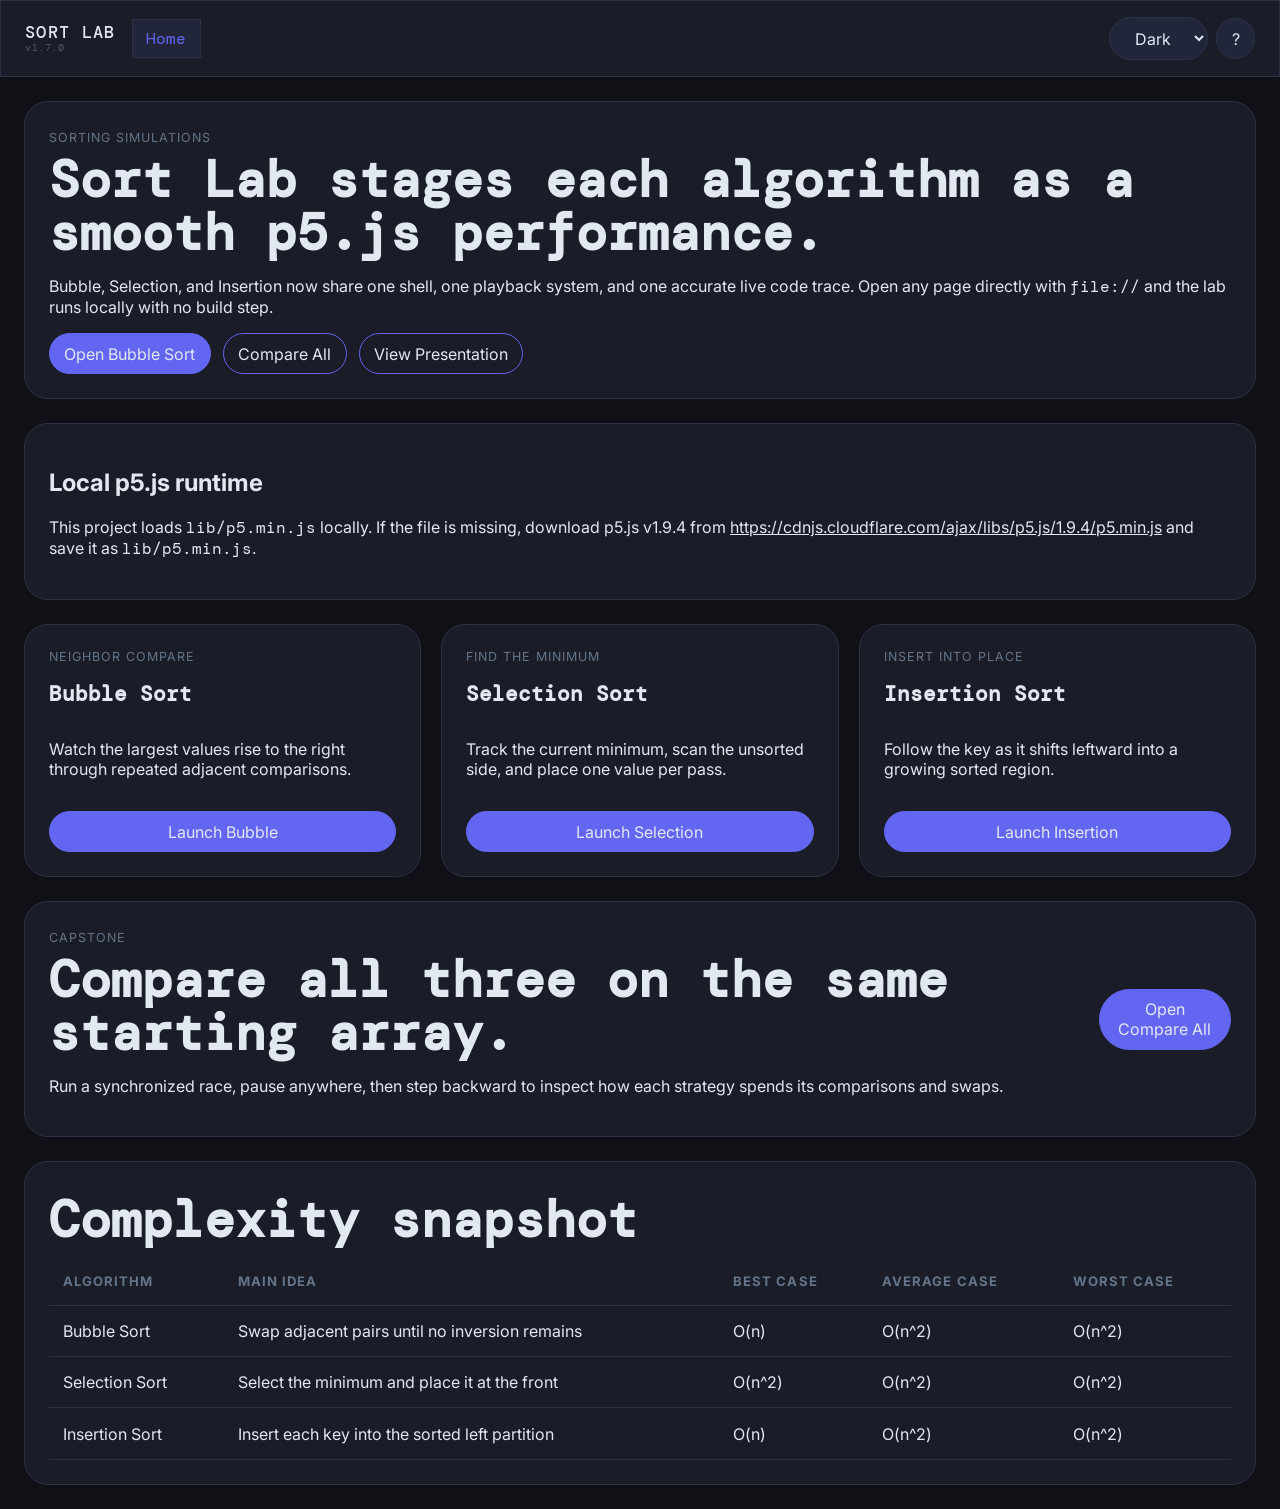
<file: index.html>
<!doctype html>
<html lang="en">
<head>
  <meta charset="UTF-8">
  <meta name="viewport" content="width=device-width, initial-scale=1.0">
  <title>Sort Lab</title>
  <link rel="stylesheet" href="css/theme.css">
  <link rel="stylesheet" href="css/shell.css">
</head>
<body data-theme="dark">
  <main class="home-page">
    <section class="hero-panel">
      <span class="eyebrow">Sorting Simulations</span>
      <h1>Sort Lab stages each algorithm as a smooth p5.js performance.</h1>
      <p>
        Bubble, Selection, and Insertion now share one shell, one playback system, and one
        accurate live code trace. Open any page directly with <code>file://</code> and the lab
        runs locally with no build step.
      </p>
      <div class="hero-actions">
        <a class="button-link" href="bubble.html">Open Bubble Sort</a>
        <a class="button-link ghost" href="compare.html">Compare All</a>
        <a class="button-link ghost" href="presentation.html">View Presentation</a>
      </div>
    </section>

    <section class="download-note">
      <h2>Local p5.js runtime</h2>
      <p>
        This project loads <code>lib/p5.min.js</code> locally. If the file is missing, download
        p5.js v1.9.4 from
        <a href="https://cdnjs.cloudflare.com/ajax/libs/p5.js/1.9.4/p5.min.js">https://cdnjs.cloudflare.com/ajax/libs/p5.js/1.9.4/p5.min.js</a>
        and save it as <code>lib/p5.min.js</code>.
      </p>
    </section>

    <section class="card-grid">
      <article class="feature-card">
        <span class="card-kicker">Neighbor compare</span>
        <h2>Bubble Sort</h2>
        <p>Watch the largest values rise to the right through repeated adjacent comparisons.</p>
        <a class="button-link" href="bubble.html">Launch Bubble</a>
      </article>

      <article class="feature-card">
        <span class="card-kicker">Find the minimum</span>
        <h2>Selection Sort</h2>
        <p>Track the current minimum, scan the unsorted side, and place one value per pass.</p>
        <a class="button-link" href="selection.html">Launch Selection</a>
      </article>

      <article class="feature-card">
        <span class="card-kicker">Insert into place</span>
        <h2>Insertion Sort</h2>
        <p>Follow the key as it shifts leftward into a growing sorted region.</p>
        <a class="button-link" href="insertion.html">Launch Insertion</a>
      </article>
    </section>

    <section class="compare-callout">
      <div>
        <span class="eyebrow">Capstone</span>
        <h2>Compare all three on the same starting array.</h2>
        <p>
          Run a synchronized race, pause anywhere, then step backward to inspect how each
          strategy spends its comparisons and swaps.
        </p>
      </div>
      <a class="button-link" href="compare.html">Open Compare All</a>
    </section>

    <section class="table-card">
      <h2>Complexity snapshot</h2>
      <table class="complexity-table">
        <thead>
          <tr>
            <th>Algorithm</th>
            <th>Main idea</th>
            <th>Best case</th>
            <th>Average case</th>
            <th>Worst case</th>
          </tr>
        </thead>
        <tbody>
          <tr>
            <td>Bubble Sort</td>
            <td>Swap adjacent pairs until no inversion remains</td>
            <td>O(n)</td>
            <td>O(n^2)</td>
            <td>O(n^2)</td>
          </tr>
          <tr>
            <td>Selection Sort</td>
            <td>Select the minimum and place it at the front</td>
            <td>O(n^2)</td>
            <td>O(n^2)</td>
            <td>O(n^2)</td>
          </tr>
          <tr>
            <td>Insertion Sort</td>
            <td>Insert each key into the sorted left partition</td>
            <td>O(n)</td>
            <td>O(n^2)</td>
            <td>O(n^2)</td>
          </tr>
        </tbody>
      </table>
    </section>
  </main>
  <script src="js/updater.js"></script>
  <script src="js/shell.js"></script>
</body>
</html>
</file>
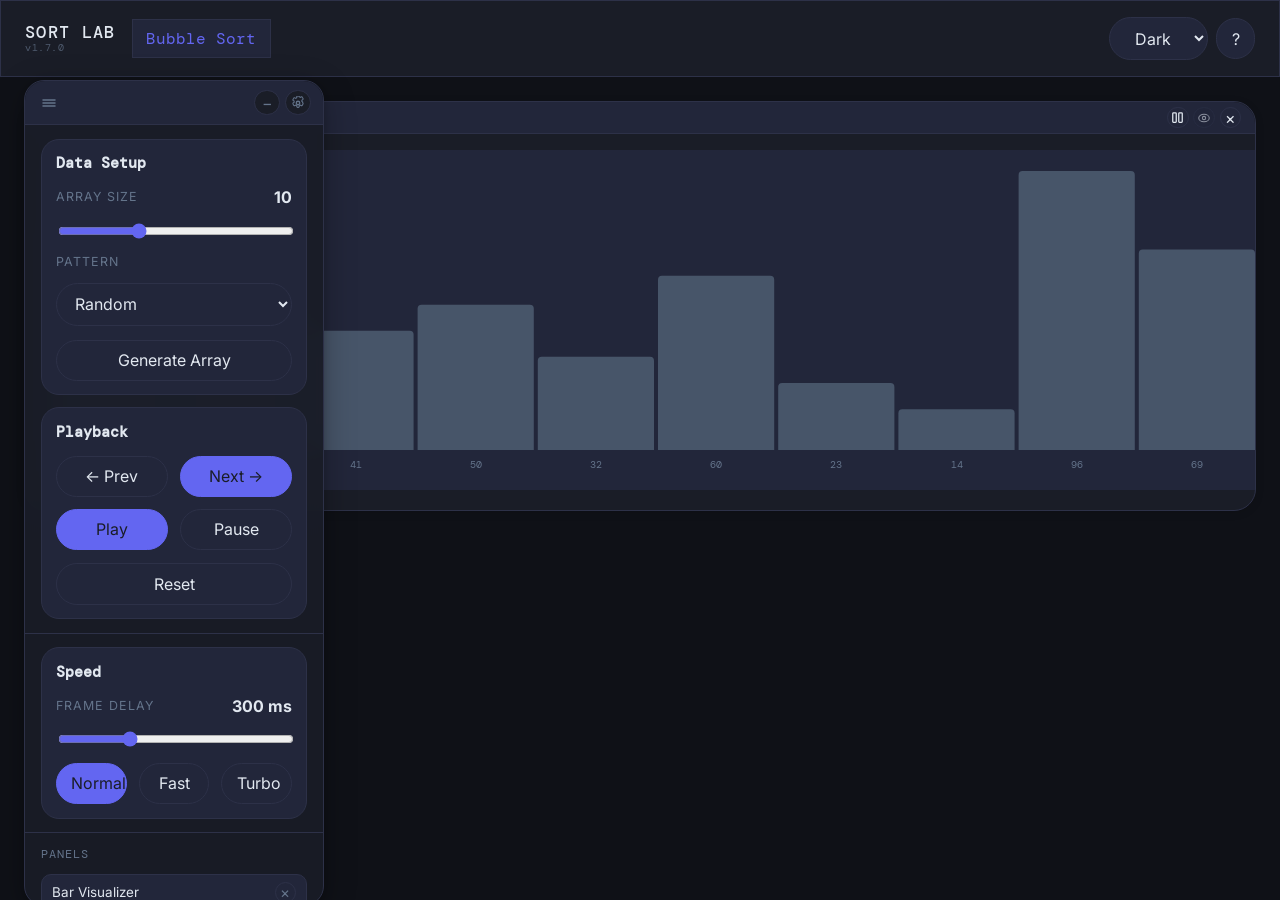
<file: bubble.html>
<!doctype html>
<html lang="en">
<head>
  <meta charset="UTF-8">
  <meta name="viewport" content="width=device-width, initial-scale=1.0">
  <title>Bubble Sort - Sort Lab</title>
  <link rel="stylesheet" href="css/theme.css">
  <link rel="stylesheet" href="css/shell.css">
</head>
<body data-theme="dark">
  <div class="page-wrapper">
    <div class="sim-layout">
      <aside class="left-panel" id="leftPanel">
        <div class="panel-header">
          <span class="algo-badge">Bubble Sort</span>
          <button class="collapse-btn" id="collapseLeftBtn" type="button">&lsaquo;</button>
        </div>
        <div class="panel-body">
          <section class="control-group">
            <h3>Data Setup</h3>
            <label class="control-field" for="sizeInput">
              <span>Array Size</span>
              <b id="sizeValue">10</b>
            </label>
            <input id="sizeInput" type="range" min="6" max="18" value="10" step="1">

            <label class="control-field" for="patternSelect">
              <span>Pattern</span>
            </label>
            <select id="patternSelect">
              <option value="random">Random</option>
              <option value="reversed">Reversed</option>
              <option value="nearly_sorted">Nearly Sorted</option>
              <option value="few_unique">Few Unique</option>
            </select>

            <button class="control-button" id="regenerateBtn" type="button">Generate Array</button>
          </section>

          <section class="control-group">
            <h3>Playback</h3>
            <div class="button-grid two-up">
              <button class="control-button" id="backBtn" type="button">&larr; Prev</button>
              <button class="control-button accent" id="nextBtn" type="button">Next &rarr;</button>
              <button class="control-button accent" id="playBtn" type="button">Play</button>
              <button class="control-button" id="pauseBtn" type="button">Pause</button>
            </div>
            <button class="control-button ghost" id="resetBtn" type="button">Reset</button>
          </section>

          <section class="control-group">
            <h3>Speed</h3>
            <label class="control-field" for="speed">
              <span>Frame Delay</span>
              <b id="speedValue">300 ms</b>
            </label>
            <input id="speed" type="range" min="10" max="1000" value="300" step="10">
            <div class="button-grid three-up presets">
              <button class="pill-btn active" id="speedNormalBtn" type="button">Normal</button>
              <button class="pill-btn" id="speedFastBtn" type="button">Fast</button>
              <button class="pill-btn" id="speedTurboBtn" type="button">Turbo</button>
            </div>
          </section>
        </div>
      </aside>

      <main class="center-panel">
        <div class="canvas-container" id="sketchContainer"></div>
        <div class="narration-banner" id="narration">Press Play or Step Forward to begin.</div>
        <div class="stats-row" id="statsRow">
          <div class="stat"><span class="stat-label">Pass</span><b id="passStat">0 / 0</b></div>
          <div class="stat"><span class="stat-label">Step</span><b id="stepStat">0 / 0</b></div>
          <div class="stat"><span class="stat-label">Comparisons</span><b id="compStat">0</b></div>
          <div class="stat"><span class="stat-label">Swaps</span><b id="swapStat">0</b></div>
          <div class="stat"><span class="stat-label">Complexity</span><b id="complexStat">O(n^2)</b></div>
        </div>
      </main>

      <aside class="right-panel" id="rightPanel">
        <div class="panel-header">
          <span class="panel-title">Live Code</span>
          <select id="codeLanguage">
            <option value="pseudo">Pseudocode</option>
            <option value="java">Java</option>
            <option value="cpp">C++</option>
            <option value="python">Python</option>
          </select>
          <button class="collapse-btn" id="collapseRightBtn" type="button">&rsaquo;</button>
        </div>
        <div class="panel-body">
          <div class="code-trace-container" id="codeTraceContainer"></div>
          <div class="code-note" id="codeNote">Line trace follows the current Bubble Sort step.</div>
        </div>
      </aside>
    </div>

    <section class="how-section">
      <h3>How to read this</h3>
      <div class="legend-row">
        <span class="legend-pill"><i class="swatch default"></i> Default</span>
        <span class="legend-pill"><i class="swatch compare"></i> Compare</span>
        <span class="legend-pill"><i class="swatch swap"></i> Swap</span>
        <span class="legend-pill"><i class="swatch sorted"></i> Sorted</span>
        <span class="legend-pill"><i class="swatch noswap"></i> No Swap</span>
      </div>
    </section>
  </div>

  <script src="lib/p5.min.js"></script>
  <script src="js/updater.js"></script>
  <script src="js/algorithms/bubble.js"></script>
  <script src="js/shell.js"></script>
  <script src="js/controls.js"></script>
  <script src="js/codeTrace.js"></script>
  <script src="js/sketches/bubbleSketch.js"></script>
  <script>
    let currentArray = SortLabControls.generateArray(10, 'random');
    let steps = BubbleAlgorithm.computeSteps(currentArray);
    let currentStep = steps[0];

    let sketch = mountSketch('sketchContainer', 'bubble');
    const codeTrace = initCodeTrace({
      container: document.getElementById('codeTraceContainer'),
      codeStrings: BubbleAlgorithm.codeStrings,
    });

    function renderCodeForStep(step) {
      const lang = document.getElementById('codeLanguage').value;
      codeTrace.render(lang, step);
      document.getElementById('codeNote').textContent =
        'Tracking ' + lang + ' code for the "' + step.type + '" step.';
    }

    const controls = initControls({
      getSketch: function () {
        return sketch;
      },
      initialArray: currentArray,
      getSteps: function () {
        return steps;
      },
      setSteps: function (nextSteps) {
        steps = nextSteps;
      },
      buildSteps: function (array) {
        currentArray = array.slice();
        return BubbleAlgorithm.computeSteps(currentArray);
      },
      onStepChange: function (step, idx, total) {
        currentStep = step;
        document.getElementById('narration').textContent = step.action;
        var passEl = document.getElementById('passStat');
        var compEl = document.getElementById('compStat');
        var swapEl = document.getElementById('swapStat');
        var newPass = step.pass + ' / ' + step.totalPasses;
        var newComp = String(step.comparisons);
        var newSwap = String(step.swaps);
        if (passEl.textContent !== newPass) { passEl.textContent = newPass; SortLabShell.bumpStat(passEl); }
        if (compEl.textContent !== newComp) { compEl.textContent = newComp; SortLabShell.bumpStat(compEl); }
        if (swapEl.textContent !== newSwap) { swapEl.textContent = newSwap; SortLabShell.bumpStat(swapEl); }
        document.getElementById('stepStat').textContent = (idx + 1) + ' / ' + total;
        renderCodeForStep(step);
      },
      speedEl: document.getElementById('speed'),
      playBtn: document.getElementById('playBtn'),
      pauseBtn: document.getElementById('pauseBtn'),
      nextBtn: document.getElementById('nextBtn'),
      backBtn: document.getElementById('backBtn'),
      resetBtn: document.getElementById('resetBtn'),
      speedNormalBtn: document.getElementById('speedNormalBtn'),
      speedFastBtn: document.getElementById('speedFastBtn'),
      speedTurboBtn: document.getElementById('speedTurboBtn'),
      sizeEl: document.getElementById('sizeInput'),
      sizeValueEl: document.getElementById('sizeValue'),
      patternEl: document.getElementById('patternSelect'),
      regenerateBtn: document.getElementById('regenerateBtn'),
      speedValueEl: document.getElementById('speedValue'),
    });

    SortLabShell.registerPageRuntime({
      controls: controls,
      codeLanguageEl: document.getElementById('codeLanguage'),
      mountVisualizer: function (target) {
        if (sketch && typeof sketch.destroy === 'function') {
          sketch.destroy();
        } else if (sketch && typeof sketch.remove === 'function') {
          sketch.remove();
        }
        sketch = mountSketch(target, 'bubble');
        if (sketch && typeof sketch.resetBars === 'function') {
          sketch.resetBars(currentArray);
        }
        if (currentStep && sketch && typeof sketch.applyStep === 'function') {
          sketch.applyStep(currentStep);
        }
      },
      unmountVisualizer: function () {
        if (sketch && typeof sketch.destroy === 'function') {
          sketch.destroy();
        } else if (sketch && typeof sketch.remove === 'function') {
          sketch.remove();
        }
        sketch = null;
      },
      onTileContentMounted: function (content) {
        if (content === 'code' && currentStep) {
          renderCodeForStep(currentStep);
        }
      },
    });

    document.getElementById('codeLanguage').addEventListener('change', function () {
      renderCodeForStep(currentStep);
    });
  </script>
</body>
</html>
</file>
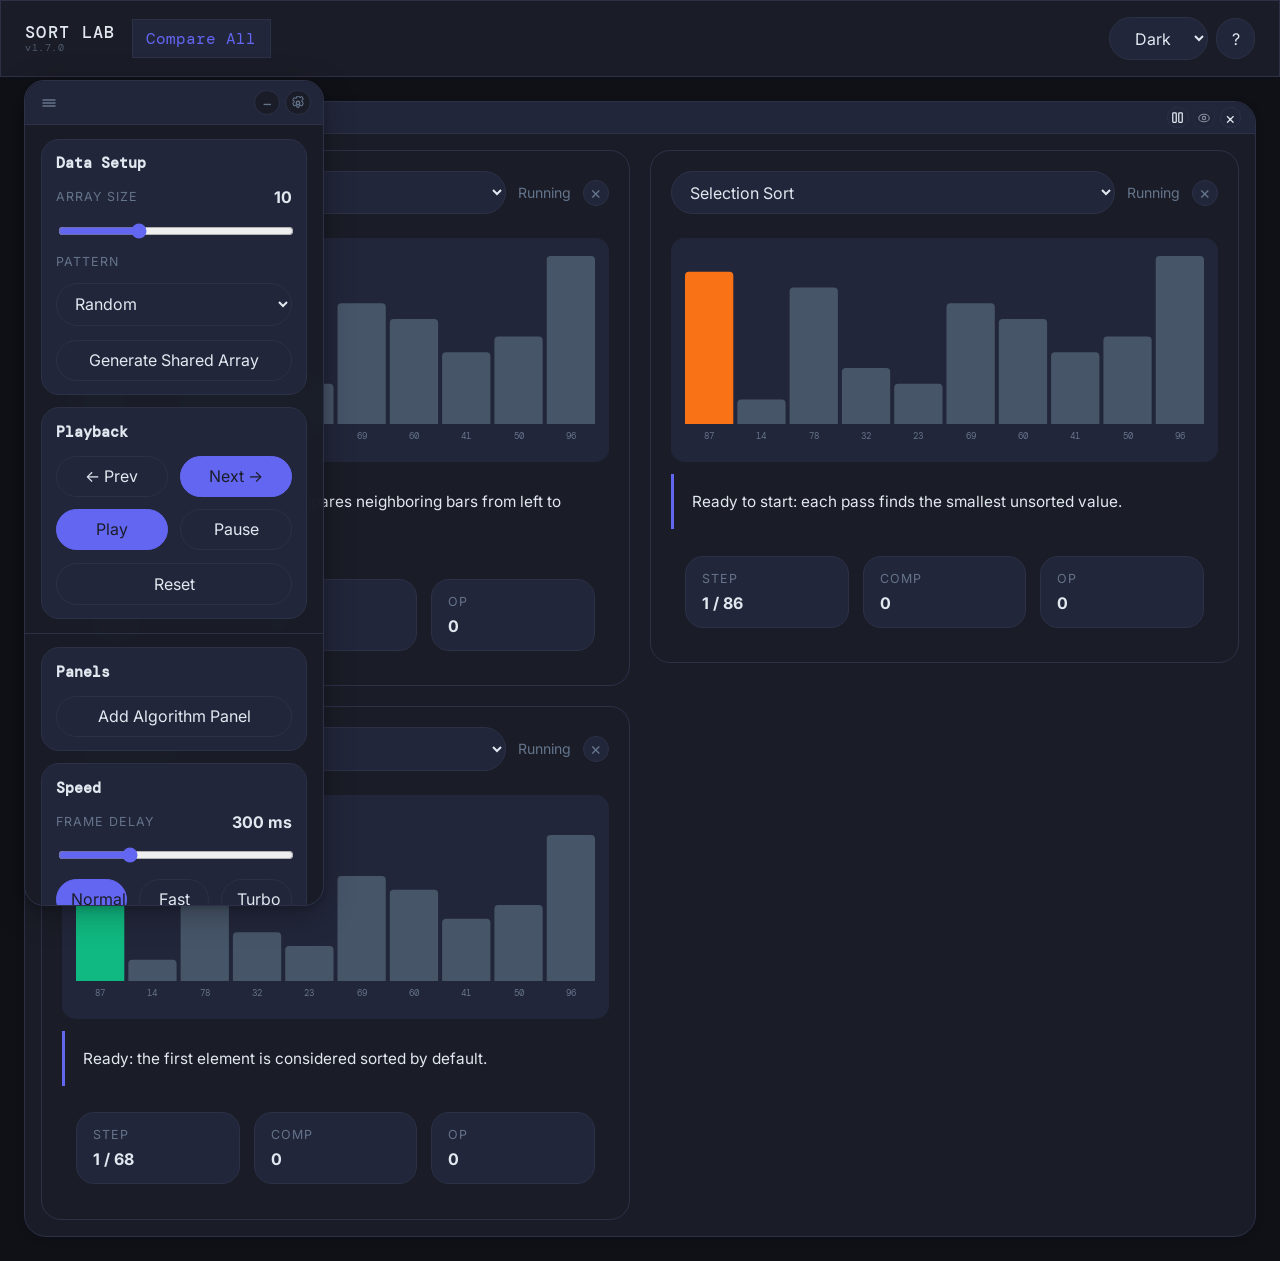
<file: compare.html>
<!doctype html>
<html lang="en">
<head>
  <meta charset="UTF-8">
  <meta name="viewport" content="width=device-width, initial-scale=1.0">
  <title>Compare Mode - Sort Lab</title>
  <link rel="stylesheet" href="css/theme.css">
  <link rel="stylesheet" href="css/shell.css">
</head>
<body data-theme="dark">
  <div class="page-wrapper">
    <div class="sim-layout compare-layout">
      <aside class="left-panel" id="leftPanel">
        <div class="panel-header">
          <span class="algo-badge">Competition Mode</span>
          <button class="collapse-btn" id="collapseLeftBtn" type="button">&lsaquo;</button>
        </div>
        <div class="panel-body">
          <section class="control-group">
            <h3>Data Setup</h3>
            <label class="control-field" for="sizeInput">
              <span>Array Size</span>
              <b id="sizeValue">10</b>
            </label>
            <input id="sizeInput" type="range" min="6" max="18" value="10" step="1">

            <label class="control-field" for="patternSelect">
              <span>Pattern</span>
            </label>
            <select id="patternSelect">
              <option value="random">Random</option>
              <option value="reversed">Reversed</option>
              <option value="nearly_sorted">Nearly Sorted</option>
              <option value="few_unique">Few Unique</option>
            </select>

            <button class="control-button" id="regenerateBtn" type="button">Generate Shared Array</button>
          </section>

          <section class="control-group">
            <h3>Playback</h3>
            <div class="button-grid two-up">
              <button class="control-button" id="backBtn" type="button">&larr; Prev</button>
              <button class="control-button accent" id="nextBtn" type="button">Next &rarr;</button>
              <button class="control-button accent" id="playBtn" type="button">Play</button>
              <button class="control-button" id="pauseBtn" type="button">Pause</button>
            </div>
            <button class="control-button ghost" id="resetBtn" type="button">Reset</button>
          </section>

          <section class="control-group">
            <h3>Panels</h3>
            <button class="control-button" id="addLaneBtn" type="button">Add Algorithm Panel</button>
          </section>

          <section class="control-group">
            <h3>Speed</h3>
            <label class="control-field" for="speed">
              <span>Frame Delay</span>
              <b id="speedValue">300 ms</b>
            </label>
            <input id="speed" type="range" min="10" max="1000" value="300" step="10">
            <div class="button-grid three-up presets">
              <button class="pill-btn active" id="speedNormalBtn" type="button">Normal</button>
              <button class="pill-btn" id="speedFastBtn" type="button">Fast</button>
              <button class="pill-btn" id="speedTurboBtn" type="button">Turbo</button>
            </div>
          </section>
        </div>
      </aside>

      <main class="center-panel compare-center">
        <div id="comparePanel">
          <div class="compare-stack" id="laneContainer">
            <!-- Dynamic lanes injected here -->
          </div>
        </div>
      </main>

      <aside class="right-panel" id="rightPanel">
        <div class="panel-header">
          <span class="panel-title">Race Summary</span>
          <button class="collapse-btn" id="collapseRightBtn" type="button">&rsaquo;</button>
        </div>
        <div class="panel-body">
          <div class="summary-card">
            <span class="summary-label">Shared Array</span>
            <code id="sharedArrayView" style="font-size: 0.8rem;">[]</code>
          </div>
          <div class="summary-card">
            <span class="summary-label">Global Step</span>
            <b id="globalStep">0 / 0</b>
          </div>
          <div class="compare-summary-grid" id="rankSummary">
            <!-- Dynamic rank cards here -->
          </div>
          <div class="code-note">
            Adaptive animations scale with speed to prevent bottlenecks during high-speed races.
          </div>
        </div>
      </aside>
    </div>

    <section class="how-section">
      <h3>How to read this</h3>
      <div class="legend-row">
        <span class="legend-pill"><i class="swatch compare"></i> Comparison</span>
        <span class="legend-pill"><i class="swatch swap"></i> Swap</span>
        <span class="legend-pill"><i class="swatch min"></i> Selection Min</span>
        <span class="legend-pill"><i class="swatch key"></i> Insertion Key</span>
        <span class="legend-pill"><i class="swatch shift"></i> Shift</span>
        <span class="legend-pill"><i class="swatch sorted"></i> Sorted</span>
      </div>
    </section>
  </div>

  <script src="lib/p5.min.js"></script>
  <script src="js/updater.js"></script>
  <script src="js/algorithms/bubble.js"></script>
  <script src="js/algorithms/selection.js"></script>
  <script src="js/algorithms/insertion.js"></script>
  <script src="js/shell.js"></script>
  <script src="js/controls.js"></script>
  <script src="js/sketches/compareSketch.js"></script>
  <script>
    let sharedArray = SortLabControls.generateArray(10, 'random');
    let lanes = []; // Array of { id, algoName, sketch, steps }
    let masterSteps = [];
    let nextLaneId = 0;

    const algoMap = {
      'bubble': BubbleAlgorithm,
      'selection': SelectionAlgorithm,
      'insertion': InsertionAlgorithm
    };

    const laneContainer = document.getElementById('laneContainer');
    const rankSummary = document.getElementById('rankSummary');

    function createLane(algoName = 'bubble') {
      const id = 'lane-' + (nextLaneId++);
      const lane = { id, algoName, sketch: null, steps: [] };
      
      const section = document.createElement('section');
      section.className = 'compare-lane';
      section.id = id;
      section.innerHTML = `
        <div class="lane-header">
          <div style="display:flex; align-items:center; gap:0.5rem; flex:1;">
             <select class="lane-algo-select" data-lane-id="${id}">
                <option value="bubble" ${algoName === 'bubble' ? 'selected' : ''}>Bubble Sort</option>
                <option value="selection" ${algoName === 'selection' ? 'selected' : ''}>Selection Sort</option>
                <option value="insertion" ${algoName === 'insertion' ? 'selected' : ''}>Insertion Sort</option>
             </select>
          </div>
          <div style="display:flex; align-items:center; gap:0.75rem;">
            <span class="lane-status" id="${id}-done">Running</span>
            <button class="lane-remove-btn" type="button" data-lane-id="${id}">&times;</button>
          </div>
        </div>
        <div class="canvas-container compact" id="${id}-canvas" data-height="220"></div>
        <div class="narration-banner compact" id="${id}-narration">Waiting...</div>
        <div class="stats-row compact">
          <div class="stat"><span class="stat-label">Step</span><b id="${id}-step">0</b></div>
          <div class="stat"><span class="stat-label">Comp</span><b id="${id}-comp">0</b></div>
          <div class="stat"><span class="stat-label">Op</span><b id="${id}-op">0</b></div>
        </div>
      `;
      laneContainer.appendChild(section);

      lane.sketch = mountSketch(id + '-canvas', algoName);
      
      // Select change
      section.querySelector('.lane-algo-select').addEventListener('change', (e) => {
        lane.algoName = e.target.value;
        if (lane.sketch) lane.sketch.destroy();
        lane.sketch = mountSketch(id + '-canvas', lane.algoName);
        controls.reset();
      });

      // Remove lane
      section.querySelector('.lane-remove-btn').addEventListener('click', () => {
        if (lanes.length <= 1) return; // Keep at least one
        lanes = lanes.filter(l => l.id !== id);
        lane.sketch.destroy();
        section.remove();
        controls.reset();
      });

      lanes.push(lane);
      return lane;
    }

    function rebuildStepSets(array) {
      sharedArray = array.slice();
      lanes.forEach(lane => {
        lane.steps = algoMap[lane.algoName].computeSteps(sharedArray);
      });
      
      const maxSteps = Math.max(...lanes.map(l => l.steps.length), 1);
      masterSteps = Array.from({ length: maxSteps }, (_, index) => ({ index }));
      return masterSteps;
    }

    function stepAt(steps, index) {
      return steps[Math.min(index, steps.length - 1)];
    }

    function finishRank(length, allLengths) {
      const ordered = [...new Set(allLengths)].sort((a, b) => a - b);
      return ordered.indexOf(length) + 1;
    }

    const sketchGroup = {
      applyStep: function (step) {
        lanes.forEach(lane => {
          const s = stepAt(lane.steps, step.index);
          lane.sketch.applyStep(s);
          const laneEl = document.getElementById(lane.id);
          if (s.type === 'done') laneEl.classList.add('lane-done');
          else laneEl.classList.remove('lane-done');
        });
      },
      resetBars: function (array) {
        lanes.forEach(l => l.sketch.resetBars(array));
      },
      setLerpSpeed: function (val) {
        lanes.forEach(l => l.sketch.setLerpSpeed(val));
      },
      setSpeed: function (ms) {
        lanes.forEach(l => l.sketch.setSpeed(ms));
      }
    };

    // Initial lanes
    createLane('bubble');
    createLane('selection');
    createLane('insertion');

    const controls = initControls({
      sketch: sketchGroup,
      initialArray: sharedArray,
      getSteps: () => masterSteps,
      setSteps: (s) => { masterSteps = s; },
      buildSteps: (array) => rebuildStepSets(array),
      onStepChange: (step, idx, total) => {
        document.getElementById('globalStep').textContent = (idx + 1) + ' / ' + total;
        document.getElementById('sharedArrayView').textContent = '[' + sharedArray.join(', ') + ']';
        
        const allLengths = lanes.map(l => l.steps.length);
        
        rankSummary.innerHTML = '';

        lanes.forEach(lane => {
          const s = stepAt(lane.steps, idx);
          const i = lane.id;
          
          document.getElementById(i + '-narration').textContent = s.action;
          document.getElementById(i + '-step').textContent = (Math.min(idx, lane.steps.length - 1) + 1) + ' / ' + lane.steps.length;
          
          const compEl = document.getElementById(i + '-comp');
          if (compEl.textContent !== String(s.comparisons)) {
             compEl.textContent = s.comparisons; SortLabShell.bumpStat(compEl);
          }
          
          const opVal = typeof s.swaps !== 'undefined' ? s.swaps : (typeof s.shifts !== 'undefined' ? s.shifts : 0);
          const opEl = document.getElementById(i + '-op');
          if (opEl.textContent !== String(opVal)) {
             opEl.textContent = opVal; SortLabShell.bumpStat(opEl);
          }
          
          document.getElementById(i + '-done').textContent = idx >= lane.steps.length - 1 ? 'Done' : 'Running';

          // Rank Card
          const rank = finishRank(lane.steps.length, allLengths);
          const rankCard = document.createElement('div');
          rankCard.className = 'summary-card';
          rankCard.innerHTML = `
            <span class="summary-label">${lane.algoName}</span>
            <b>Rank ${rank}</b> at step ${lane.steps.length}
          `;
          rankSummary.appendChild(rankCard);
        });
      },
      speedEl: document.getElementById('speed'),
      playBtn: document.getElementById('playBtn'),
      pauseBtn: document.getElementById('pauseBtn'),
      nextBtn: document.getElementById('nextBtn'),
      backBtn: document.getElementById('backBtn'),
      resetBtn: document.getElementById('resetBtn'),
      speedNormalBtn: document.getElementById('speedNormalBtn'),
      speedFastBtn: document.getElementById('speedFastBtn'),
      speedTurboBtn: document.getElementById('speedTurboBtn'),
      sizeEl: document.getElementById('sizeInput'),
      sizeValueEl: document.getElementById('sizeValue'),
      patternEl: document.getElementById('patternSelect'),
      regenerateBtn: document.getElementById('regenerateBtn'),
      speedValueEl: document.getElementById('speedValue'),
    });

    const addLaneBtn = document.getElementById('addLaneBtn');
    if (addLaneBtn) {
      addLaneBtn.addEventListener('click', () => {
        createLane('bubble');
        controls.reset();
      });
    }

    SortLabShell.registerPageRuntime({
      controls: controls,
      onTileContentMounted: (content) => {
        if (content === 'compare') SortLabShell.dispatchResize(0);
      }
    });
  </script>
</body>
</html>
</file>
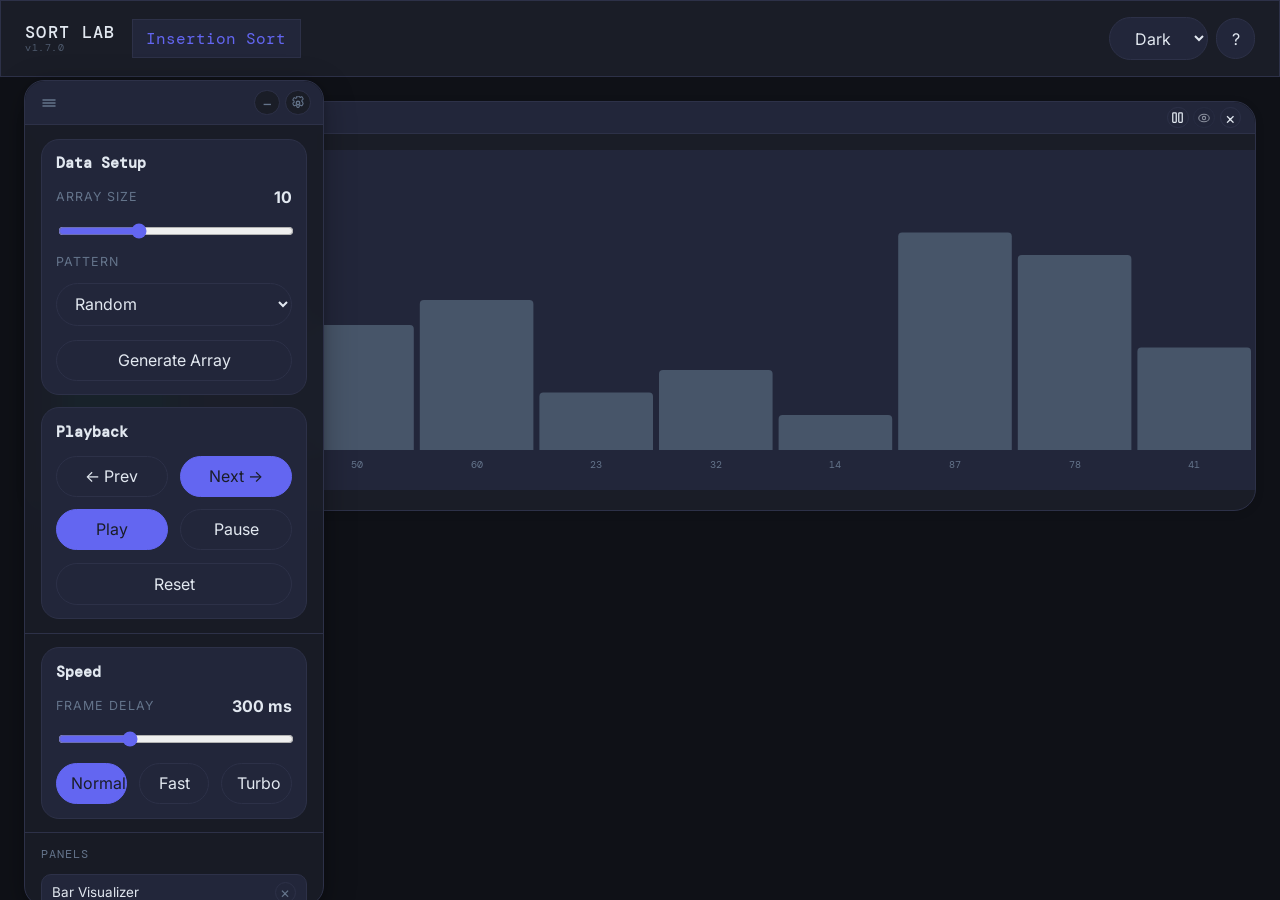
<file: insertion.html>
<!doctype html>
<html lang="en">
<head>
  <meta charset="UTF-8">
  <meta name="viewport" content="width=device-width, initial-scale=1.0">
  <title>Insertion Sort - Sort Lab</title>
  <link rel="stylesheet" href="css/theme.css">
  <link rel="stylesheet" href="css/shell.css">
</head>
<body data-theme="dark">
  <div class="page-wrapper">
    <div class="sim-layout">
      <aside class="left-panel" id="leftPanel">
        <div class="panel-header">
          <span class="algo-badge">Insertion Sort</span>
          <button class="collapse-btn" id="collapseLeftBtn" type="button">&lsaquo;</button>
        </div>
        <div class="panel-body">
          <section class="control-group">
            <h3>Data Setup</h3>
            <label class="control-field" for="sizeInput">
              <span>Array Size</span>
              <b id="sizeValue">10</b>
            </label>
            <input id="sizeInput" type="range" min="6" max="18" value="10" step="1">

            <label class="control-field" for="patternSelect">
              <span>Pattern</span>
            </label>
            <select id="patternSelect">
              <option value="random">Random</option>
              <option value="reversed">Reversed</option>
              <option value="nearly_sorted">Nearly Sorted</option>
              <option value="few_unique">Few Unique</option>
            </select>

            <button class="control-button" id="regenerateBtn" type="button">Generate Array</button>
          </section>

          <section class="control-group">
            <h3>Playback</h3>
            <div class="button-grid two-up">
              <button class="control-button" id="backBtn" type="button">&larr; Prev</button>
              <button class="control-button accent" id="nextBtn" type="button">Next &rarr;</button>
              <button class="control-button accent" id="playBtn" type="button">Play</button>
              <button class="control-button" id="pauseBtn" type="button">Pause</button>
            </div>
            <button class="control-button ghost" id="resetBtn" type="button">Reset</button>
          </section>

          <section class="control-group">
            <h3>Speed</h3>
            <label class="control-field" for="speed">
              <span>Frame Delay</span>
              <b id="speedValue">300 ms</b>
            </label>
            <input id="speed" type="range" min="10" max="1000" value="300" step="10">
            <div class="button-grid three-up presets">
              <button class="pill-btn active" id="speedNormalBtn" type="button">Normal</button>
              <button class="pill-btn" id="speedFastBtn" type="button">Fast</button>
              <button class="pill-btn" id="speedTurboBtn" type="button">Turbo</button>
            </div>
          </section>
        </div>
      </aside>

      <main class="center-panel">
        <div class="canvas-container" id="sketchContainer"></div>
        <div class="narration-banner" id="narration">Press Play or Step Forward to begin.</div>
        <div class="stats-row" id="statsRow">
          <div class="stat"><span class="stat-label">Pass</span><b id="passStat">0 / 0</b></div>
          <div class="stat"><span class="stat-label">Step</span><b id="stepStat">0 / 0</b></div>
          <div class="stat"><span class="stat-label">Comparisons</span><b id="compStat">0</b></div>
          <div class="stat"><span class="stat-label">Shifts</span><b id="shiftStat">0</b></div>
          <div class="stat"><span class="stat-label">Complexity</span><b id="complexStat">O(n^2)</b></div>
        </div>
      </main>

      <aside class="right-panel" id="rightPanel">
        <div class="panel-header">
          <span class="panel-title">Live Code</span>
          <select id="codeLanguage">
            <option value="pseudo">Pseudocode</option>
            <option value="java">Java</option>
            <option value="cpp">C++</option>
            <option value="python">Python</option>
          </select>
          <button class="collapse-btn" id="collapseRightBtn" type="button">&rsaquo;</button>
        </div>
        <div class="panel-body">
          <div class="code-trace-container" id="codeTraceContainer"></div>
          <div class="code-note" id="codeNote">Line trace follows the current Insertion Sort step.</div>
        </div>
      </aside>
    </div>

    <section class="how-section">
      <h3>How to read this</h3>
      <div class="legend-row">
        <span class="legend-pill"><i class="swatch default"></i> Default</span>
        <span class="legend-pill"><i class="swatch compare"></i> Compare</span>
        <span class="legend-pill"><i class="swatch key"></i> Key</span>
        <span class="legend-pill"><i class="swatch shift"></i> Shift</span>
        <span class="legend-pill"><i class="swatch sorted"></i> Sorted</span>
        <span class="legend-pill"><i class="swatch noswap"></i> In Place</span>
      </div>
    </section>
  </div>

  <script src="lib/p5.min.js"></script>
  <script src="js/updater.js"></script>
  <script src="js/algorithms/insertion.js"></script>
  <script src="js/shell.js"></script>
  <script src="js/controls.js"></script>
  <script src="js/codeTrace.js"></script>
  <script src="js/sketches/insertionSketch.js"></script>
  <script>
    let currentArray = SortLabControls.generateArray(10, 'random');
    let steps = InsertionAlgorithm.computeSteps(currentArray);
    let currentStep = steps[0];

    let sketch = mountSketch('sketchContainer', 'insertion');
    const codeTrace = initCodeTrace({
      container: document.getElementById('codeTraceContainer'),
      codeStrings: InsertionAlgorithm.codeStrings,
    });

    function renderCodeForStep(step) {
      const lang = document.getElementById('codeLanguage').value;
      codeTrace.render(lang, step);
      document.getElementById('codeNote').textContent =
        'Tracking ' + lang + ' code for the "' + step.type + '" step.';
    }

    const controls = initControls({
      getSketch: function () {
        return sketch;
      },
      initialArray: currentArray,
      getSteps: function () {
        return steps;
      },
      setSteps: function (nextSteps) {
        steps = nextSteps;
      },
      buildSteps: function (array) {
        currentArray = array.slice();
        return InsertionAlgorithm.computeSteps(currentArray);
      },
      onStepChange: function (step, idx, total) {
        currentStep = step;
        document.getElementById('narration').textContent = step.action;
        var passEl = document.getElementById('passStat');
        var compEl = document.getElementById('compStat');
        var shiftEl = document.getElementById('shiftStat');
        var newPass = step.pass + ' / ' + Math.max(1, currentArray.length - 1);
        var newComp = String(step.comparisons);
        var newShift = String(step.shifts);
        if (passEl.textContent !== newPass) { passEl.textContent = newPass; SortLabShell.bumpStat(passEl); }
        if (compEl.textContent !== newComp) { compEl.textContent = newComp; SortLabShell.bumpStat(compEl); }
        if (shiftEl.textContent !== newShift) { shiftEl.textContent = newShift; SortLabShell.bumpStat(shiftEl); }
        document.getElementById('stepStat').textContent = (idx + 1) + ' / ' + total;
        renderCodeForStep(step);
      },
      speedEl: document.getElementById('speed'),
      playBtn: document.getElementById('playBtn'),
      pauseBtn: document.getElementById('pauseBtn'),
      nextBtn: document.getElementById('nextBtn'),
      backBtn: document.getElementById('backBtn'),
      resetBtn: document.getElementById('resetBtn'),
      speedNormalBtn: document.getElementById('speedNormalBtn'),
      speedFastBtn: document.getElementById('speedFastBtn'),
      speedTurboBtn: document.getElementById('speedTurboBtn'),
      sizeEl: document.getElementById('sizeInput'),
      sizeValueEl: document.getElementById('sizeValue'),
      patternEl: document.getElementById('patternSelect'),
      regenerateBtn: document.getElementById('regenerateBtn'),
      speedValueEl: document.getElementById('speedValue'),
    });

    SortLabShell.registerPageRuntime({
      controls: controls,
      codeLanguageEl: document.getElementById('codeLanguage'),
      mountVisualizer: function (target) {
        if (sketch && typeof sketch.destroy === 'function') {
          sketch.destroy();
        } else if (sketch && typeof sketch.remove === 'function') {
          sketch.remove();
        }
        sketch = mountSketch(target, 'insertion');
        if (sketch && typeof sketch.resetBars === 'function') {
          sketch.resetBars(currentArray);
        }
        if (currentStep && sketch && typeof sketch.applyStep === 'function') {
          sketch.applyStep(currentStep);
        }
      },
      unmountVisualizer: function () {
        if (sketch && typeof sketch.destroy === 'function') {
          sketch.destroy();
        } else if (sketch && typeof sketch.remove === 'function') {
          sketch.remove();
        }
        sketch = null;
      },
      onTileContentMounted: function (content) {
        if (content === 'code' && currentStep) {
          renderCodeForStep(currentStep);
        }
      },
    });

    document.getElementById('codeLanguage').addEventListener('change', function () {
      renderCodeForStep(currentStep);
    });
  </script>
</body>
</html>
</file>
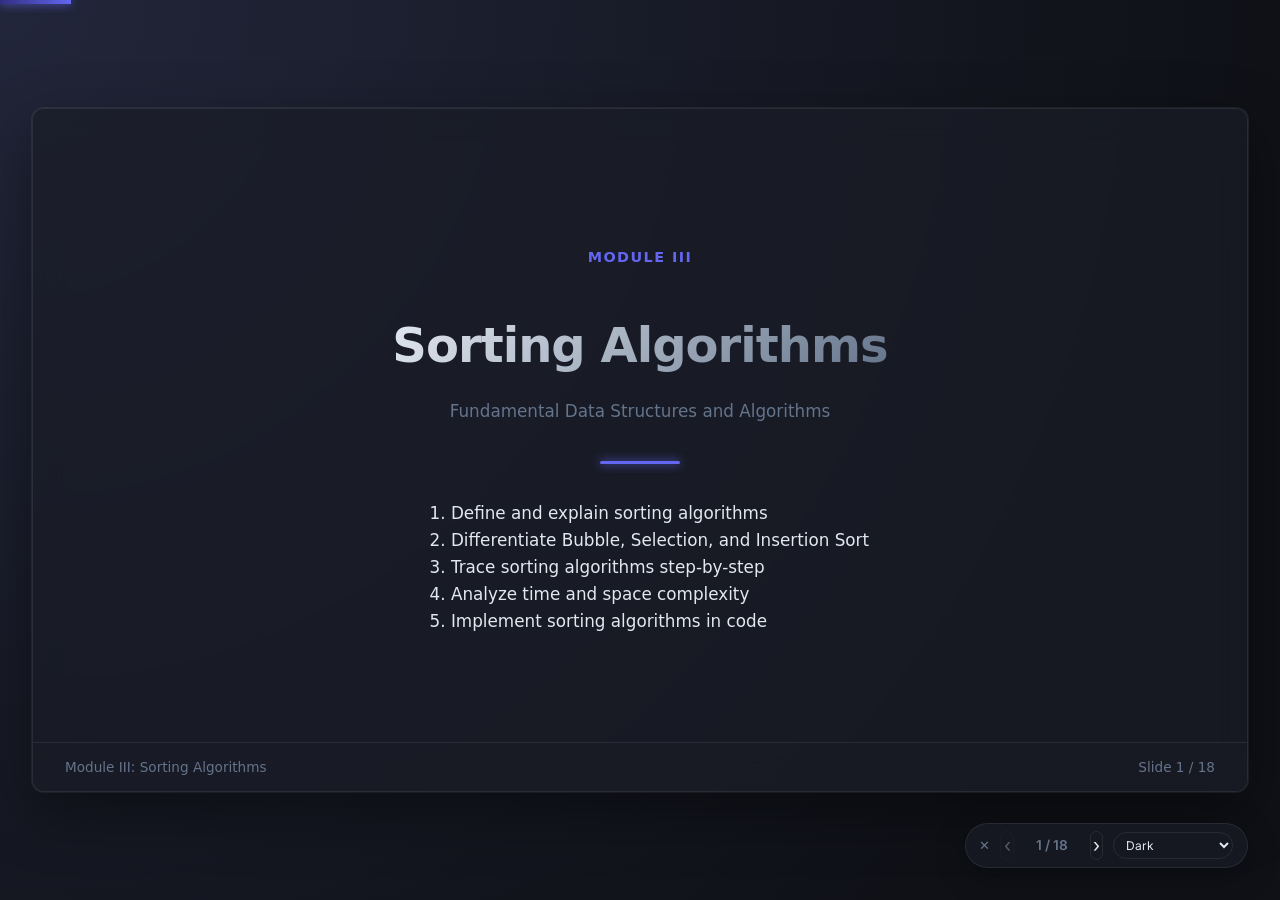
<file: presentation.html>
<!doctype html>
<html lang="en">
<head>
  <meta charset="UTF-8">
  <meta name="viewport" content="width=device-width, initial-scale=1.0">
  <title>Sort Lab Presentation</title>
  <link rel="stylesheet" href="css/theme.css">
  <link rel="stylesheet" href="css/shell.css">
  <link rel="stylesheet" href="css/presentation.css?v=5">
</head>
<body data-theme="dark">
  <div class="progress-bar" id="progress-bar"></div>
  <main class="presentation" role="main">

    <!-- ─── Slide 1: Title ─── -->
    <section class="slide" data-slide=\"1\" aria-label="Slide 1">
      <div class="slide-canvas" style="text-align: center;">

      <span class="eyebrow">Module III</span>
      <h1>Sorting Algorithms</h1>
      <p class="slide-subtitle">Fundamental Data Structures and Algorithms</p>
      <hr class="accent-rule">
      <ol class="learning-outcomes">
        <li>Define and explain sorting algorithms</li>
        <li>Differentiate Bubble, Selection, and Insertion Sort</li>
        <li>Trace sorting algorithms step-by-step</li>
        <li>Analyze time and space complexity</li>
        <li>Implement sorting algorithms in code</li>
      </ol>
    
        <footer class="slide-footer">
          <div class="footer-left"><span>Module III: Sorting Algorithms</span></div>
          <div class="footer-right">Slide 1 / 18</div>
        </footer>
      </div>
    </section>

    <!-- ─── Slide 2: What is Sorting? ─── -->
    <section class="slide" data-slide=\"2\" aria-label="Slide 2">
      <div class="slide-canvas align-top">
        <h2>What is sorting?</h2>
        <div class="slide-split">
          <div class="split-prose">
            <p>Sorting is the process of arranging data in a specific order.</p>
            <blockquote>What is the correct position of each element relative to all the others?</blockquote>
            <p><strong>Ascending:</strong> smallest &rarr; largest, A &rarr; Z</p>
            <p><strong>Descending:</strong> largest &rarr; smallest, Z &rarr; A</p>
          </div>
          <div class="split-visual">
            <div class="bar-demo" aria-label="Unsorted to sorted bar animation">
            <div class="demo-bar" style="--h: 80%; --delay: 0s;"></div>
            <div class="demo-bar" style="--h: 40%; --delay: 0.2s;"></div>
            <div class="demo-bar" style="--h: 100%; --delay: 0.4s;"></div>
            <div class="demo-bar" style="--h: 20%; --delay: 0.6s;"></div>
            <div class="demo-bar" style="--h: 60%; --delay: 0.8s;"></div>
          </div>
          </div>
        </div>
        <footer class="slide-footer">
          <div class="footer-left"><span>Module III: Sorting Algorithms</span></div>
          <div class="footer-right">Slide 2 / 18</div>
        </footer>
      </div>
    </section>

    <!-- ─── Slide 3: Why Sorting Matters ─── -->
    <section class="slide" data-slide=\"3\" aria-label="Slide 3">
      <div class="slide-canvas align-top">

      <h2>Why sorting matters</h2>
      <div class="card-grid-2x3">
        <div class="app-card"><span class="card-title">Schools</span><span class="card-detail">Arrange student names or grades for easier record management</span></div>
        <div class="app-card"><span class="card-title">Sports</span><span class="card-detail">Organize scores or times to display rankings clearly</span></div>
        <div class="app-card"><span class="card-title">eCommerce</span><span class="card-detail">Sort products by price or rating so users choose faster</span></div>
        <div class="app-card"><span class="card-title">Libraries</span><span class="card-detail">Arrange books by author or title for easy retrieval</span></div>
        <div class="app-card"><span class="card-title">Databases</span><span class="card-detail">Organize stored data to make searching quicker</span></div>
        <div class="app-card"><span class="card-title">Finance</span><span class="card-detail">Sort expenses or sales records to track information better</span></div>
      </div>
    
        <footer class="slide-footer">
          <div class="footer-left"><span>Module III: Sorting Algorithms</span></div>
          <div class="footer-right">Slide 3 / 18</div>
        </footer>
      </div>
    </section>

    <!-- ─── Slide 4: Properties & Classification ─── -->
    <section class="slide" data-slide=\"4\" aria-label="Slide 4">
      <div class="slide-canvas align-top">

      <h2>Properties &amp; Classification</h2>
      <div class="slide-split">
        <div class="split-left">
          <h3>Properties</h3>
          <table class="complexity-table">
            <thead><tr><th>Property</th><th>Definition</th></tr></thead>
            <tbody>
              <tr><td>In-place</td><td>Uses only constant extra space</td></tr>
              <tr><td>Stable</td><td>Equal elements keep original order</td></tr>
              <tr><td>Online</td><td>Can sort while data is still arriving</td></tr>
              <tr><td>Adaptive</td><td>Faster if input is partially sorted</td></tr>
              <tr><td>Incremental</td><td>Adds one item at a time</td></tr>
            </tbody>
          </table>
        </div>
        <div class="split-right">
          <h3>Classification</h3>
          <table class="complexity-table">
            <thead><tr><th>Property</th><th>Comparison</th><th>Non-Comparison</th></tr></thead>
            <tbody>
              <tr><td>Any data type?</td><td>Yes</td><td>No</td></tr>
              <tr><td>Min complexity</td><td>O(n log n)</td><td>O(n)</td></tr>
              <tr><td>Flexibility</td><td>High</td><td>Low</td></tr>
              <tr><td>Examples</td><td>Bubble, Merge</td><td>Counting, Radix</td></tr>
            </tbody>
          </table>
        </div>
      </div>
    
        <footer class="slide-footer">
          <div class="footer-left"><span>Module III: Sorting Algorithms</span></div>
          <div class="footer-right">Slide 4 / 18</div>
        </footer>
      </div>
    </section>

    <!-- ─── Slide 5: Bubble Sort Intro ─── -->
    <section class="slide slide-centered" data-slide=\"5\" aria-label="Slide 5">
      <div class="slide-canvas">

      <div class="algo-intro-card">
        <h2>Bubble Sort</h2>
        <p class="algo-aka">Also known as <em>sinking sort</em></p>
        <p>Repeatedly compares adjacent elements and swaps them if they are in the wrong order. Smaller elements "bubble" to the top through repeated passes.</p>
        <div class="property-badges">
          <span class="badge badge-yes">Stable ✓</span>
          <span class="badge badge-yes">In-place ✓</span>
          <span class="badge badge-yes">Comparison-based ✓</span>
        </div>
        <p class="algo-note">Mainly used for learning — not efficient for large datasets.</p>
      </div>
    
        <footer class="slide-footer">
          <div class="footer-left"><span>Module III: Sorting Algorithms</span></div>
          <div class="footer-right">Slide 5 / 18</div>
        </footer>
      </div>
    </section>

    <!-- ─── Slide 6: How Bubble Sort Works ─── -->
    <section class="slide" data-slide=\"6\" aria-label="Slide 6">
      <div class="slide-canvas align-top">
        <h2>How Bubble Sort Works</h2>
        <div class="slide-split weighted">
          <div class="split-left">
            <h3>Algorithm Steps</h3>
            <ol class="step-list">
            <li>Compare adjacent elements</li>
            <li>Swap if in the wrong order</li>
            <li>Continue to the end of the array</li>
            <li>Repeat until no swaps occur</li>
          </ol>
            <table class="complexity-table compact">
            <thead><tr><th>Case</th><th>Time</th></tr></thead>
            <tbody>
              <tr><td>Best</td><td class="cell-good">O(n)</td></tr>
              <tr><td>Average</td><td>O(n²)</td></tr>
              <tr><td>Worst</td><td>O(n²)</td></tr>
              <tr><td>Space</td><td>O(1)</td></tr>
            </tbody>
            <tfoot><tr><td colspan="2" class="table-footer">Stable: Yes</td></tr></tfoot>
          </table>
          </div>
          <div class="split-right">
            <h3>Pseudocode</h3>
            <pre class="code-trace"><code>for i = 0 to n-1
  swapped = false
  for j = 0 to n-i-2
    if arr[j] &gt; arr[j+1]
      swap(arr[j], arr[j+1])
      swapped = true
  if swapped == false
    break</code></pre>
          </div>
        </div>
        <footer class="slide-footer">
          <div class="footer-left"><span>Module III: Sorting Algorithms</span></div>
          <div class="footer-right">Slide 6 / 18</div>
        </footer>
      </div>
    </section>

    <!-- ─── Slide 7: Bubble Sort Live Sim ─── -->
    <section class="slide sim-handoff" data-slide=\"7\" aria-label="Slide 7">
      <div class="slide-canvas">

      <span class="sim-icon">▶</span>
      <span class="eyebrow">Live Simulation</span>
      <h2>Bubble Sort — See It in Action</h2>
      <p>Watch adjacent comparisons and swaps animate in real time. Observe how larger values rise to the right with each pass.</p>
      <button class="button-link" onclick="openSim('bubble.html', 'Bubble Sort')">Launch Bubble Sort</button>
      <a class="skip-link" href="#" onclick="event.preventDefault(); goTo(7)">Skip and continue →</a>
    
        <footer class="slide-footer">
          <div class="footer-left"><span>Module III: Sorting Algorithms</span></div>
          <div class="footer-right">Slide 7 / 18</div>
        </footer>
      </div>
    </section>

    <!-- ─── Slide 8: Selection Sort Intro ─── -->
    <section class="slide slide-centered" data-slide=\"8\" aria-label="Slide 8">
      <div class="slide-canvas">

      <div class="algo-intro-card">
        <h2>Selection Sort</h2>
        <p>Divides the list into sorted (left) and unsorted (right) portions. Repeatedly finds the minimum of the unsorted portion and swaps it into position — one swap per pass.</p>
        <div class="property-badges">
          <span class="badge badge-no">Stable ✗</span>
          <span class="badge badge-yes">In-place ✓</span>
          <span class="badge badge-yes">Comparison-based ✓</span>
        </div>
        <p class="algo-note">Not stable; usually chosen when swap count matters more than comparison count.</p>
      </div>
    
        <footer class="slide-footer">
          <div class="footer-left"><span>Module III: Sorting Algorithms</span></div>
          <div class="footer-right">Slide 8 / 18</div>
        </footer>
      </div>
    </section>

    <!-- ─── Slide 9: How Selection Sort Works ─── -->
    <section class="slide" data-slide=\"9\" aria-label="Slide 9">
      <div class="slide-canvas align-top">
        <h2>How Selection Sort Works</h2>
        <div class="slide-split weighted">
          <div class="split-left">
            <h3>Algorithm Steps</h3>
            <ol class="step-list">
            <li>Find the smallest element in the unsorted portion</li>
            <li>Swap it with the first unsorted element</li>
            <li>Move the sorted/unsorted boundary forward</li>
            <li>Repeat until all elements are sorted</li>
          </ol>
            <table class="complexity-table compact">
            <thead><tr><th>Case</th><th>Time</th></tr></thead>
            <tbody>
              <tr><td>Best</td><td class="cell-warn">O(n²)</td></tr>
              <tr><td>Average</td><td>O(n²)</td></tr>
              <tr><td>Worst</td><td>O(n²)</td></tr>
              <tr><td>Space</td><td>O(1)</td></tr>
            </tbody>
            <tfoot><tr><td colspan="2" class="table-footer">Stable: No · Always performs a full scan</td></tr></tfoot>
          </table>
          </div>
          <div class="split-right">
            <h3>Pseudocode</h3>
            <pre class="code-trace"><code>for i = 0 to n-1
  minIndex = i
  for j = i+1 to n-1
    if arr[j] &lt; arr[minIndex]
      minIndex = j
  swap(arr[i], arr[minIndex])</code></pre>
          </div>
        </div>
        <footer class="slide-footer">
          <div class="footer-left"><span>Module III: Sorting Algorithms</span></div>
          <div class="footer-right">Slide 9 / 18</div>
        </footer>
      </div>
    </section>

    <!-- ─── Slide 10: Selection Sort Live Sim ─── -->
    <section class="slide sim-handoff" data-slide=\"10\" aria-label="Slide 10">
      <div class="slide-canvas">

      <span class="sim-icon">▶</span>
      <span class="eyebrow">Live Simulation</span>
      <h2>Selection Sort — See It in Action</h2>
      <p>Watch the algorithm scan the unsorted portion for the minimum element and place it in position.</p>
      <button class="button-link" onclick="openSim('selection.html', 'Selection Sort')">Launch Selection Sort</button>
      <a class="skip-link" href="#" onclick="event.preventDefault(); goTo(10)">Skip and continue →</a>
    
        <footer class="slide-footer">
          <div class="footer-left"><span>Module III: Sorting Algorithms</span></div>
          <div class="footer-right">Slide 10 / 18</div>
        </footer>
      </div>
    </section>

    <!-- ─── Slide 11: Insertion Sort Intro ─── -->
    <section class="slide slide-centered" data-slide=\"11\" aria-label="Slide 11">
      <div class="slide-canvas">

      <div class="algo-intro-card">
        <h2>Insertion Sort</h2>
        <p>Builds the sorted list one element at a time — like arranging playing cards in your hand. Picks the next element, shifts larger sorted elements right, then places it in the correct position.</p>
        <div class="property-badges">
          <span class="badge badge-yes">Stable ✓</span>
          <span class="badge badge-yes">In-place ✓</span>
          <span class="badge badge-yes">Comparison-based ✓</span>
        </div>
        <p class="algo-note">Excellent for small or nearly sorted inputs.</p>
      </div>
    
        <footer class="slide-footer">
          <div class="footer-left"><span>Module III: Sorting Algorithms</span></div>
          <div class="footer-right">Slide 11 / 18</div>
        </footer>
      </div>
    </section>

    <!-- ─── Slide 12: Insertion Sort Live Sim ─── -->
    <section class="slide sim-handoff" data-slide=\"12\" aria-label="Slide 12">
      <div class="slide-canvas">

      <span class="sim-icon">▶</span>
      <span class="eyebrow">Live Simulation</span>
      <h2>Insertion Sort — See It in Action</h2>
      <p>Follow the key element as it shifts leftward into the growing sorted region.</p>
      <button class="button-link" onclick="openSim('insertion.html', 'Insertion Sort')">Launch Insertion Sort</button>
      <a class="skip-link" href="#" onclick="event.preventDefault(); goTo(12)">Skip and continue →</a>
    
        <footer class="slide-footer">
          <div class="footer-left"><span>Module III: Sorting Algorithms</span></div>
          <div class="footer-right">Slide 12 / 18</div>
        </footer>
      </div>
    </section>

    <!-- ─── Slide 13: Comparative Analysis ─── -->
    <section class="slide" data-slide=\"13\" aria-label="Slide 13">
      <div class="slide-canvas align-top">

      <h2>Comparative Analysis</h2>
      <table class="complexity-table">
        <thead>
          <tr>
            <th>Algorithm</th><th>Best</th><th>Average</th><th>Worst</th>
            <th>Space</th><th>Stable</th><th>In-Place</th><th>Key Idea</th>
          </tr>
        </thead>
        <tbody>
          <tr>
            <td>Bubble Sort</td>
            <td class="cell-good">O(n)</td><td>O(n²)</td><td>O(n²)</td>
            <td>O(1)</td><td>Yes</td><td>Yes</td>
            <td>Swap adjacent pairs</td>
          </tr>
          <tr>
            <td>Selection Sort</td>
            <td class="cell-warn">O(n²)</td><td>O(n²)</td><td>O(n²)</td>
            <td>O(1)</td><td class="cell-bad">No</td><td>Yes</td>
            <td>Select minimum, place it</td>
          </tr>
          <tr>
            <td>Insertion Sort</td>
            <td class="cell-good">O(n)</td><td>O(n²)</td><td>O(n²)</td>
            <td>O(1)</td><td>Yes</td><td>Yes</td>
            <td>Insert into sorted portion</td>
          </tr>
        </tbody>
      </table>
      <p class="slide-note">All three use O(1) space. Bubble and Insertion Sort reach O(n) best case; Selection Sort always runs at O(n²).</p>
    
        <footer class="slide-footer">
          <div class="footer-left"><span>Module III: Sorting Algorithms</span></div>
          <div class="footer-right">Slide 13 / 18</div>
        </footer>
      </div>
    </section>

    <!-- ─── Slide 14: Stability & In-Place ─── -->
    <section class="slide" data-slide=\"14\" aria-label="Slide 14">
      <div class="slide-canvas align-top">

      <h2>Stability &amp; In-Place</h2>
      <div class="slide-split">
        <div class="split-left">
          <h3>Stability</h3>
          <p>A stable sort preserves the original relative order of elements with equal keys.</p>
          <p class="example-note">Example: students sorted by grade — a stable sort keeps same-grade students in their original name order.</p>
          <table class="complexity-table compact">
            <thead><tr><th>Algorithm</th><th>Stable</th></tr></thead>
            <tbody>
              <tr><td>Bubble Sort</td><td class="cell-good">✓ Yes</td></tr>
              <tr><td>Selection Sort</td><td class="cell-bad">✗ No</td></tr>
              <tr><td>Insertion Sort</td><td class="cell-good">✓ Yes</td></tr>
            </tbody>
          </table>
        </div>
        <div class="split-right">
          <h3>In-Place</h3>
          <p>In-place sorting uses only O(1) extra memory — no auxiliary arrays needed.</p>
          <p>All three algorithms covered in this module are in-place.</p>
          <p class="example-note">Contrast: Merge Sort is <strong>not</strong> in-place — it requires O(n) additional space.</p>
        </div>
      </div>
    
        <footer class="slide-footer">
          <div class="footer-left"><span>Module III: Sorting Algorithms</span></div>
          <div class="footer-right">Slide 14 / 18</div>
        </footer>
      </div>
    </section>

    <!-- ─── Slide 15: Compare All Three ─── -->
    <section class="slide sim-handoff" data-slide=\"15\" aria-label="Slide 15">
      <div class="slide-canvas">

      <span class="sim-icon">⚡</span>
      <span class="eyebrow">Capstone</span>
      <h2>Compare All Three — Live Race</h2>
      <p>See all three algorithms run simultaneously on the same starting array. Pause anywhere to inspect how each strategy spends its comparisons and swaps.</p>
      <button class="button-link" onclick="openSim('compare.html', 'Compare All')">Launch Compare All</button>
      <a class="skip-link" href="#" onclick="event.preventDefault(); goTo(15)">Skip and continue →</a>
      <p class="slide-note">The best way to see why the algorithms feel different even when their Big O looks the same.</p>
    
        <footer class="slide-footer">
          <div class="footer-left"><span>Module III: Sorting Algorithms</span></div>
          <div class="footer-right">Slide 15 / 18</div>
        </footer>
      </div>
    </section>

    <!-- ─── Slide 16: Summary ─── -->
    <section class="slide" data-slide=\"16\" aria-label="Slide 16">
      <div class="slide-canvas align-top">

      <h2>Summary</h2>
      <div class="summary-cards">
        <div class="summary-card">
          <h3>Bubble Sort</h3>
          <p class="card-idea">Swap adjacent pairs until sorted</p>
          <p class="card-complexity">Average: O(n²)</p>
          <p class="card-best">Best for: learning; nearly sorted small data</p>
          <div class="property-badges">
            <span class="badge badge-yes">Stable</span>
            <span class="badge badge-yes">In-place</span>
          </div>
        </div>
        <div class="summary-card">
          <h3>Selection Sort</h3>
          <p class="card-idea">Select minimum and place it in position</p>
          <p class="card-complexity">Average: O(n²)</p>
          <p class="card-best">Best for: when swaps must be minimized</p>
          <div class="property-badges">
            <span class="badge badge-no">Not Stable</span>
            <span class="badge badge-yes">In-place</span>
          </div>
        </div>
        <div class="summary-card">
          <h3>Insertion Sort</h3>
          <p class="card-idea">Insert each element into sorted portion</p>
          <p class="card-complexity">Average: O(n²)</p>
          <p class="card-best">Best for: small or nearly sorted data; real-time</p>
          <div class="property-badges">
            <span class="badge badge-yes">Stable</span>
            <span class="badge badge-yes">In-place</span>
          </div>
        </div>
      </div>
    
        <footer class="slide-footer">
          <div class="footer-left"><span>Module III: Sorting Algorithms</span></div>
          <div class="footer-right">Slide 16 / 18</div>
        </footer>
      </div>
    </section>

    <!-- ─── Slide 17: Key Terms & Exercises ─── -->
    <section class="slide" data-slide=\"17\" aria-label="Slide 17">
      <div class="slide-canvas align-top">

      <div class="slide-split">
        <div class="split-left">
          <h2>Key Terms</h2>
          <dl class="key-terms">
            <dt>Sorting Algorithm</dt><dd>A procedure for arranging data elements in a specific order</dd>
            <dt>Bubble Sort</dt><dd>Comparison-based sort; swaps adjacent elements; also called sinking sort</dd>
            <dt>Selection Sort</dt><dd>Finds minimum in unsorted portion and places it in position; not stable</dd>
            <dt>Insertion Sort</dt><dd>Builds sorted list one element at a time; like arranging playing cards</dd>
          </dl>
        </div>
        <div class="split-right">
          <h2>Practice Exercises</h2>
          <div class="exercise-box" data-exercise="1">
            <p><strong>Exercise 1 — Selection Sort</strong></p>
            <p>Sort <code>[7, 12, 9, 11, 3]</code>. Show the result of each pass.</p>
          </div>
          <div class="exercise-box" data-exercise="2">
            <p><strong>Exercise 2 — Bubble Sort</strong></p>
            <p>Sort <code>[7, 14, 11, 8, 9]</code>. Show the result of each pass.</p>
          </div>
          <div class="exercise-box" data-exercise="3">
            <p><strong>Exercise 3 — Insertion Sort</strong></p>
            <p>Sort <code>[10, 4, 7, 2, 9]</code>. Show the result of each pass.</p>
          </div>
        </div>
      </div>
    
        <footer class="slide-footer">
          <div class="footer-left"><span>Module III: Sorting Algorithms</span></div>
          <div class="footer-right">Slide 17 / 18</div>
        </footer>
      </div>
    </section>

    <!-- ─── Slide 18: References ─── -->
    <section class="slide" data-slide=\"18\" aria-label="Slide 18">
      <div class="slide-canvas align-top">

      <h2>References</h2>
      <div class="slide-split refs-split">
        <div class="split-left">
          <h3>Textbooks</h3>
          <ul class="ref-list">
            <li>3G E-Learning. (2020). <em>Data Structure and Algorithm</em> (2nd ed.).</li>
            <li>Srivastava, A. K. (2020). <em>A Practical Approach to Data Structure and Algorithm</em>. Arcler Press.</li>
            <li>Heineman, G. T. (n.d.). <em>Algorithms in a Nutshell</em> (2nd ed.). O'Reilly.</li>
          </ul>
          <h3>Published Research</h3>
          <ul class="ref-list">
            <li>Ferrada, H. (2022). A Sorting Algorithm Based on Ordered Block Insertions. <em>Journal of Computational Science, 64</em>.</li>
          </ul>
        </div>
        <div class="split-right">
          <h3>Online Sources</h3>
          <ul class="ref-list">
            <li>GeeksforGeeks. (2025). Sorting Algorithms.</li>
            <li>Programiz. (2025). Sorting Algorithm.</li>
            <li>W3Schools. (2025). DSA Sorting.</li>
            <li>TutorialsPoint. (2023). Data Structures — Algorithms Basics.</li>
            <li>HackerEarth. (2023). Sorting Algorithms.</li>
          </ul>
        </div>
      </div>
      <div class="end-mark">
        <a class="button-link ghost" href="index.html">← Back to Sort Lab</a>
        <p class="module-complete">Module III — Complete</p>
      </div>
    
        <footer class="slide-footer">
          <div class="footer-left"><span>Module III: Sorting Algorithms</span></div>
          <div class="footer-right">Slide 18 / 18</div>
        </footer>
      </div>
    </section>
  </main>

  <!-- ─── Simulation Iframe Overlay ─── -->
  <div class="sim-overlay" id="simOverlay" hidden>
    <div class="sim-overlay-header">
      <span class="sim-overlay-title" id="simOverlayTitle">Simulation</span>
      <button class="sim-overlay-close" id="simOverlayClose" type="button" aria-label="Close simulation">✕</button>
    </div>
    <iframe class="sim-overlay-frame" id="simFrame" title="Live sorting simulation"></iframe>
  </div>

  <!-- ─── Nav Controls ─── -->
  <nav class="nav-controls" id="navControls">
    <a class="nav-exit" href="index.html" title="Exit presentation">✕</a>
    <button class="nav-arrow" id="navPrev" type="button" aria-label="Previous slide">‹</button>
    <span id="slide-counter"></span>
    <button class="nav-arrow" id="navNext" type="button" aria-label="Next slide">›</button>
    <select class="nav-theme" id="navTheme" aria-label="Theme">
      <option value="dark">Dark</option>
      <option value="light">Light</option>
      <option value="ocean">Ocean</option>
      <option value="forest">Forest</option>
    </select>
  </nav>

  <script src="js/updater.js"></script>
  <script src="js/shell.js"></script>
  <script src="js/presentation.js"></script>
</body>
</html>
</file>
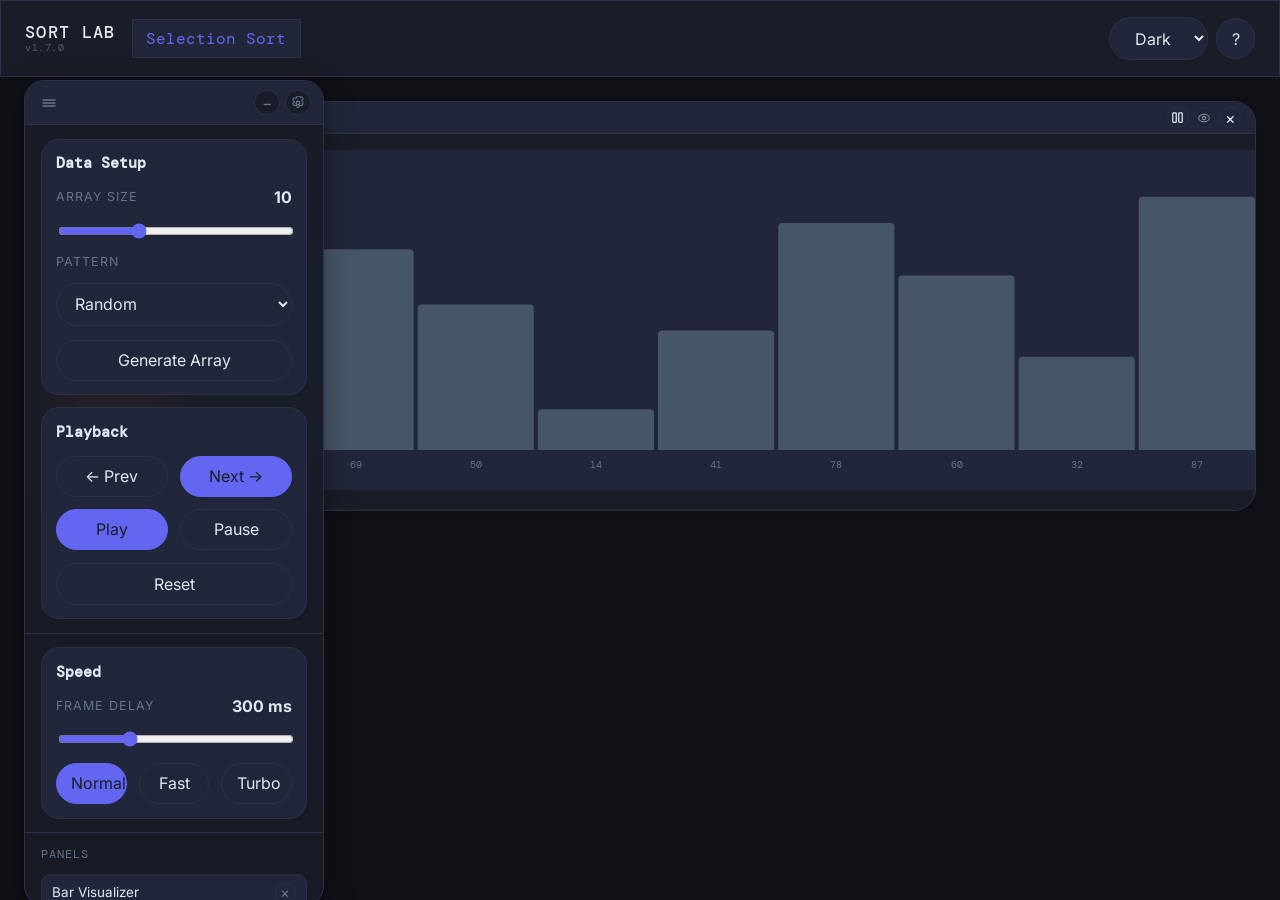
<file: selection.html>
<!doctype html>
<html lang="en">
<head>
  <meta charset="UTF-8">
  <meta name="viewport" content="width=device-width, initial-scale=1.0">
  <title>Selection Sort - Sort Lab</title>
  <link rel="stylesheet" href="css/theme.css">
  <link rel="stylesheet" href="css/shell.css">
</head>
<body data-theme="dark">
  <div class="page-wrapper">
    <div class="sim-layout">
      <aside class="left-panel" id="leftPanel">
        <div class="panel-header">
          <span class="algo-badge">Selection Sort</span>
          <button class="collapse-btn" id="collapseLeftBtn" type="button">&lsaquo;</button>
        </div>
        <div class="panel-body">
          <section class="control-group">
            <h3>Data Setup</h3>
            <label class="control-field" for="sizeInput">
              <span>Array Size</span>
              <b id="sizeValue">10</b>
            </label>
            <input id="sizeInput" type="range" min="6" max="18" value="10" step="1">

            <label class="control-field" for="patternSelect">
              <span>Pattern</span>
            </label>
            <select id="patternSelect">
              <option value="random">Random</option>
              <option value="reversed">Reversed</option>
              <option value="nearly_sorted">Nearly Sorted</option>
              <option value="few_unique">Few Unique</option>
            </select>

            <button class="control-button" id="regenerateBtn" type="button">Generate Array</button>
          </section>

          <section class="control-group">
            <h3>Playback</h3>
            <div class="button-grid two-up">
              <button class="control-button" id="backBtn" type="button">&larr; Prev</button>
              <button class="control-button accent" id="nextBtn" type="button">Next &rarr;</button>
              <button class="control-button accent" id="playBtn" type="button">Play</button>
              <button class="control-button" id="pauseBtn" type="button">Pause</button>
            </div>
            <button class="control-button ghost" id="resetBtn" type="button">Reset</button>
          </section>

          <section class="control-group">
            <h3>Speed</h3>
            <label class="control-field" for="speed">
              <span>Frame Delay</span>
              <b id="speedValue">300 ms</b>
            </label>
            <input id="speed" type="range" min="10" max="1000" value="300" step="10">
            <div class="button-grid three-up presets">
              <button class="pill-btn active" id="speedNormalBtn" type="button">Normal</button>
              <button class="pill-btn" id="speedFastBtn" type="button">Fast</button>
              <button class="pill-btn" id="speedTurboBtn" type="button">Turbo</button>
            </div>
          </section>
        </div>
      </aside>

      <main class="center-panel">
        <div class="canvas-container" id="sketchContainer"></div>
        <div class="narration-banner" id="narration">Press Play or Step Forward to begin.</div>
        <div class="stats-row" id="statsRow">
          <div class="stat"><span class="stat-label">Pass</span><b id="passStat">0 / 0</b></div>
          <div class="stat"><span class="stat-label">Step</span><b id="stepStat">0 / 0</b></div>
          <div class="stat"><span class="stat-label">Comparisons</span><b id="compStat">0</b></div>
          <div class="stat"><span class="stat-label">Swaps</span><b id="swapStat">0</b></div>
          <div class="stat"><span class="stat-label">Complexity</span><b id="complexStat">O(n^2)</b></div>
        </div>
      </main>

      <aside class="right-panel" id="rightPanel">
        <div class="panel-header">
          <span class="panel-title">Live Code</span>
          <select id="codeLanguage">
            <option value="pseudo">Pseudocode</option>
            <option value="java">Java</option>
            <option value="cpp">C++</option>
            <option value="python">Python</option>
          </select>
          <button class="collapse-btn" id="collapseRightBtn" type="button">&rsaquo;</button>
        </div>
        <div class="panel-body">
          <div class="code-trace-container" id="codeTraceContainer"></div>
          <div class="code-note" id="codeNote">Line trace follows the current Selection Sort step.</div>
        </div>
      </aside>
    </div>

    <section class="how-section">
      <h3>How to read this</h3>
      <div class="legend-row">
        <span class="legend-pill"><i class="swatch default"></i> Default</span>
        <span class="legend-pill"><i class="swatch compare"></i> Scan</span>
        <span class="legend-pill"><i class="swatch min"></i> Current Min</span>
        <span class="legend-pill"><i class="swatch swap"></i> Swap</span>
        <span class="legend-pill"><i class="swatch sorted"></i> Sorted</span>
      </div>
    </section>
  </div>

  <script src="lib/p5.min.js"></script>
  <script src="js/updater.js"></script>
  <script src="js/algorithms/selection.js"></script>
  <script src="js/shell.js"></script>
  <script src="js/controls.js"></script>
  <script src="js/codeTrace.js"></script>
  <script src="js/sketches/selectionSketch.js"></script>
  <script>
    let currentArray = SortLabControls.generateArray(10, 'random');
    let steps = SelectionAlgorithm.computeSteps(currentArray);
    let currentStep = steps[0];

    let sketch = mountSketch('sketchContainer', 'selection');
    const codeTrace = initCodeTrace({
      container: document.getElementById('codeTraceContainer'),
      codeStrings: SelectionAlgorithm.codeStrings,
    });

    function renderCodeForStep(step) {
      const lang = document.getElementById('codeLanguage').value;
      codeTrace.render(lang, step);
      document.getElementById('codeNote').textContent =
        'Tracking ' + lang + ' code for the "' + step.type + '" step.';
    }

    const controls = initControls({
      getSketch: function () {
        return sketch;
      },
      initialArray: currentArray,
      getSteps: function () {
        return steps;
      },
      setSteps: function (nextSteps) {
        steps = nextSteps;
      },
      buildSteps: function (array) {
        currentArray = array.slice();
        return SelectionAlgorithm.computeSteps(currentArray);
      },
      onStepChange: function (step, idx, total) {
        currentStep = step;
        document.getElementById('narration').textContent = step.action;
        var passEl = document.getElementById('passStat');
        var compEl = document.getElementById('compStat');
        var swapEl = document.getElementById('swapStat');
        var newPass = step.pass + ' / ' + step.totalPasses;
        var newComp = String(step.comparisons);
        var newSwap = String(step.swaps);
        if (passEl.textContent !== newPass) { passEl.textContent = newPass; SortLabShell.bumpStat(passEl); }
        if (compEl.textContent !== newComp) { compEl.textContent = newComp; SortLabShell.bumpStat(compEl); }
        if (swapEl.textContent !== newSwap) { swapEl.textContent = newSwap; SortLabShell.bumpStat(swapEl); }
        document.getElementById('stepStat').textContent = (idx + 1) + ' / ' + total;
        renderCodeForStep(step);
      },
      speedEl: document.getElementById('speed'),
      playBtn: document.getElementById('playBtn'),
      pauseBtn: document.getElementById('pauseBtn'),
      nextBtn: document.getElementById('nextBtn'),
      backBtn: document.getElementById('backBtn'),
      resetBtn: document.getElementById('resetBtn'),
      speedNormalBtn: document.getElementById('speedNormalBtn'),
      speedFastBtn: document.getElementById('speedFastBtn'),
      speedTurboBtn: document.getElementById('speedTurboBtn'),
      sizeEl: document.getElementById('sizeInput'),
      sizeValueEl: document.getElementById('sizeValue'),
      patternEl: document.getElementById('patternSelect'),
      regenerateBtn: document.getElementById('regenerateBtn'),
      speedValueEl: document.getElementById('speedValue'),
    });

    SortLabShell.registerPageRuntime({
      controls: controls,
      codeLanguageEl: document.getElementById('codeLanguage'),
      mountVisualizer: function (target) {
        if (sketch && typeof sketch.destroy === 'function') {
          sketch.destroy();
        } else if (sketch && typeof sketch.remove === 'function') {
          sketch.remove();
        }
        sketch = mountSketch(target, 'selection');
        if (sketch && typeof sketch.resetBars === 'function') {
          sketch.resetBars(currentArray);
        }
        if (currentStep && sketch && typeof sketch.applyStep === 'function') {
          sketch.applyStep(currentStep);
        }
      },
      unmountVisualizer: function () {
        if (sketch && typeof sketch.destroy === 'function') {
          sketch.destroy();
        } else if (sketch && typeof sketch.remove === 'function') {
          sketch.remove();
        }
        sketch = null;
      },
      onTileContentMounted: function (content) {
        if (content === 'code' && currentStep) {
          renderCodeForStep(currentStep);
        }
      },
    });

    document.getElementById('codeLanguage').addEventListener('change', function () {
      renderCodeForStep(currentStep);
    });
  </script>
</body>
</html>
</file>
<file: css/theme.css>
body[data-theme="dark"] {
  --bg: #0f1117;
  --surface: #1a1d27;
  --surface-2: #22263a;
  --border: #2d3148;
  --ink: #e2e8f0;
  --muted: #64748b;
  --accent: #6366f1;
  --accent-dim: #312e81;
  --bar-default: #475569;
  --bar-compare: #f59e0b;
  --bar-swap: #f43f5e;
  --bar-sorted: #10b981;
  --bar-noswap: #8b5cf6;
  --bar-min: #f97316;
  --bar-key: #38bdf8;
  --bar-shift: #a855f7;
  --tok-kw: #569cd6;
  --tok-type: #4ec9b0;
  --tok-fn: #dcdcaa;
  --tok-var: #9cdcfe;
  --tok-num: #b5cea8;
  --tok-op: #d4d4d4;
  --tok-punct: #d4d4d4;
  --tok-comment: #6a9955;
  --tok-str: #ce9178;
}

body[data-theme="light"] {
  --bg: #f8fafc;
  --surface: #ffffff;
  --surface-2: #f1f5f9;
  --border: #e2e8f0;
  --ink: #0f172a;
  --muted: #64748b;
  --accent: #4f46e5;
  --accent-dim: #e0e7ff;
  --bar-default: #475569;
  --bar-compare: #f59e0b;
  --bar-swap: #f43f5e;
  --bar-sorted: #10b981;
  --bar-noswap: #8b5cf6;
  --bar-min: #f97316;
  --bar-key: #38bdf8;
  --bar-shift: #a855f7;
  --tok-kw: #0000ff;
  --tok-type: #267f99;
  --tok-fn: #795e26;
  --tok-var: #001080;
  --tok-num: #098658;
  --tok-op: #000000;
  --tok-punct: #000000;
  --tok-comment: #008000;
  --tok-str: #a31515;
}

body[data-theme="ocean"] {
  --bg: #0a1628;
  --surface: #0f2040;
  --surface-2: #162a52;
  --border: #1e3a6e;
  --ink: #bfdbfe;
  --muted: #4b7fba;
  --accent: #38bdf8;
  --accent-dim: #0c4a6e;
  --bar-default: #475569;
  --bar-compare: #f59e0b;
  --bar-swap: #f43f5e;
  --bar-sorted: #10b981;
  --bar-noswap: #8b5cf6;
  --bar-min: #f97316;
  --bar-key: #38bdf8;
  --bar-shift: #a855f7;
  --tok-kw: #4fc1ff;
  --tok-type: #4ec9b0;
  --tok-fn: #dcdcaa;
  --tok-var: #9cdcfe;
  --tok-num: #b5cea8;
  --tok-op: #d4d4d4;
  --tok-punct: #d4d4d4;
  --tok-comment: #6a9955;
  --tok-str: #ce9178;
}

body[data-theme="forest"] {
  --bg: #0a1a0e;
  --surface: #0f2714;
  --surface-2: #163a1d;
  --border: #1e5228;
  --ink: #bbf7d0;
  --muted: #4a8f5c;
  --accent: #10b981;
  --accent-dim: #064e3b;
  --bar-default: #475569;
  --bar-compare: #f59e0b;
  --bar-swap: #f43f5e;
  --bar-sorted: #10b981;
  --bar-noswap: #8b5cf6;
  --bar-min: #f97316;
  --bar-key: #38bdf8;
  --bar-shift: #a855f7;
  --tok-kw: #6ab04c;
  --tok-type: #4ec9b0;
  --tok-fn: #f9ca24;
  --tok-var: #9cdcfe;
  --tok-num: #b5cea8;
  --tok-op: #d4d4d4;
  --tok-punct: #d4d4d4;
  --tok-comment: #8fbc8f;
  --tok-str: #e17055;
}
</file>
<file: css/shell.css>
@import url('https://fonts.googleapis.com/css2?family=DM+Mono:wght@400;500&family=Inter:wght@400;500;600;700&display=swap');

* {
  box-sizing: border-box;
}

html {
  color-scheme: dark;
}

body {
  margin: 0;
  min-height: 100vh;
  background: var(--bg);
  color: var(--ink);
  font-family: 'Inter', sans-serif;
}

body[data-theme="light"] {
  color-scheme: light;
}

a {
  color: inherit;
}

button,
select,
input {
  font: inherit;
}

code {
  font-family: 'DM Mono', monospace;
}

.topnav,
.hero-panel,
.download-note,
.feature-card,
.compare-callout,
.table-card,
.left-panel,
.right-panel,
.how-section,
.compare-lane,
.summary-card {
  border: 1px solid var(--border);
  background: var(--surface);
}

/* center-panel is a transparent layout container — no card chrome */
.center-panel {
  background: transparent;
  border: none;
}

.topnav {
  position: sticky;
  top: 0;
  z-index: 20;
  display: flex;
  align-items: center;
  justify-content: space-between;
  gap: 1rem;
  padding: 1rem 1.5rem;
}

.topnav-brand,
.topnav-current,
.panel-title,
.algo-badge,
.lane-title,
.hero-panel h1,
.feature-card h2,
.compare-callout h2,
.table-card h2,
.how-section h3,
.control-group h3 {
  font-family: 'DM Mono', monospace;
}

.topnav-brand {
  font-size: 1.05rem;
  font-weight: 500;
  letter-spacing: 0.08em;
  text-transform: uppercase;
}

.topnav-links {
  flex-wrap: nowrap;
  max-width: 0;
  opacity: 0;
  overflow: hidden;
  transition: max-width 400ms cubic-bezier(0.2, 0.8, 0.2, 1), opacity 300ms ease, padding 400ms ease;
  pointer-events: none;
  display: flex;
  align-items: center;
  gap: 0.75rem;
}

.topnav-center {
  display: flex;
  align-items: center;
  gap: 1rem;
  flex: 1;
  cursor: pointer;
}

.topnav-center:hover .topnav-links,
.topnav-center:focus-within .topnav-links {
  max-width: 800px;
  opacity: 1;
  pointer-events: auto;
  overflow: visible;
}

.topnav-current {
  padding: 0.5rem 0.85rem;
  border: 1px solid var(--border);
  background: var(--surface-2);
  color: var(--accent);
}

.topnav-right,
.hero-actions,
.legend-row,
.button-grid,
.presets,
.lane-header {
  display: flex;
  align-items: center;
  gap: 0.75rem;
}

.topnav-link,
.button-link,
.control-button,
.pill-btn,
.present-btn,
.theme-select,
.collapse-btn,
select {
  border: 1px solid var(--border);
  background: var(--surface-2);
  color: var(--ink);
  text-decoration: none;
}

.topnav-link,
.button-link,
.present-btn,
.control-button,
.pill-btn,
.theme-select,
.collapse-btn,
select {
  border-radius: 999px;
}

.topnav-link,
.present-btn,
.theme-select,
.button-link,
.control-button,
.pill-btn,
.collapse-btn,
select {
  padding: 0.6rem 0.9rem;
}

.topnav-link.active,
.button-link,
.control-button.accent,
.pill-btn.active,
.present-btn {
  background: var(--accent);
  border-color: var(--accent);
  color: var(--surface);
}

.button-link.ghost,
.control-button.ghost {
  background: transparent;
  color: var(--ink);
}

.eyebrow,
.card-kicker,
.summary-label,
.stat-label,
.control-field span {
  font-size: 0.78rem;
  letter-spacing: 0.08em;
  text-transform: uppercase;
  color: var(--muted);
}

.page-wrapper,
.home-page {
  max-width: 1320px;
  margin: 0 auto;
  padding: 1.5rem;
}

.home-page {
  display: grid;
  gap: 1.5rem;
}

.hero-panel,
.download-note,
.compare-callout,
.table-card,
.feature-card,
.left-panel,
.right-panel,
.how-section,
.compare-lane,
.summary-card {
  border-radius: 24px;
}

.hero-panel,
.compare-callout,
.download-note,
.table-card,
.feature-card,
.left-panel,
.right-panel,
.how-section,
.compare-lane {
  padding: 1.5rem;
}

.hero-panel h1,
.compare-callout h2,
.table-card h2 {
  margin: 0.4rem 0 0.75rem;
  font-size: clamp(2rem, 4vw, 3.4rem);
  line-height: 1.05;
}

.hero-panel p,
.compare-callout p,
.feature-card p,
.download-note p,
.table-card p,
.code-note,
.summary-card code,
.narration-banner,
.narration-banner.compact {
  color: var(--ink);
}

.download-note a,
.button-link,
.feature-card a {
  color: inherit;
}

.card-grid {
  display: grid;
  grid-template-columns: repeat(auto-fit, minmax(240px, 1fr));
  gap: 1.25rem;
}

.feature-card {
  display: grid;
  gap: 1rem;
}

.feature-card h2 {
  margin: 0;
  font-size: 1.3rem;
}

.compare-callout {
  display: flex;
  align-items: center;
  justify-content: space-between;
  gap: 1rem;
}

.complexity-table {
  width: 100%;
  border-collapse: collapse;
}

.complexity-table th,
.complexity-table td {
  padding: 0.95rem 0.85rem;
  border-bottom: 1px solid var(--border);
  text-align: left;
}

.complexity-table th {
  color: var(--muted);
  font-size: 0.82rem;
  text-transform: uppercase;
  letter-spacing: 0.08em;
}

.sim-layout {
  display: grid;
  grid-template-columns: minmax(0, 1fr);
  gap: 1rem;
  align-items: start;
}

/* When floating panel is active, sidebars are hidden */
.sim-layout.panels-floating .left-panel,
.sim-layout.panels-floating .right-panel {
  display: none !important;
}

/* Legacy collapsed variants kept for graceful fallback */
.sim-layout.left-collapsed {
  grid-template-columns: 48px minmax(0, 1fr);
}

.sim-layout.right-collapsed {
  grid-template-columns: minmax(0, 1fr) 48px;
}

.sim-layout.left-collapsed.right-collapsed {
  grid-template-columns: 48px minmax(0, 1fr) 48px;
}

.panel-header {
  display: flex;
  align-items: center;
  justify-content: space-between;
  gap: 0.75rem;
  margin-bottom: 1.2rem;
}

.panel-body {
  display: grid;
  gap: 1rem;
}

.left-panel.collapsed .panel-body,
.right-panel.collapsed .panel-body,
.right-panel.collapsed select {
  display: none;
}

.left-panel.collapsed,
.right-panel.collapsed {
  padding: 0.85rem 0.4rem;
}

.left-panel.collapsed .panel-header,
.right-panel.collapsed .panel-header {
  flex-direction: column;
  align-items: center;
  gap: 0.6rem;
  margin-bottom: 0;
}

.left-panel.collapsed .algo-badge,
.right-panel.collapsed .panel-title {
  display: block;
  writing-mode: vertical-rl;
  transform: rotate(180deg);
  white-space: nowrap;
  font-size: 0.72rem;
}

.left-panel,
.right-panel {
  position: sticky;
  top: 6.5rem;
}

.algo-badge,
.panel-title,
.lane-title {
  font-size: 0.92rem;
  letter-spacing: 0.08em;
  text-transform: uppercase;
}

.collapse-btn {
  width: 2rem;
  height: 2rem;
  padding: 0;
  display: inline-flex;
  align-items: center;
  justify-content: center;
}

.control-group {
  display: grid;
  gap: 0.85rem;
  padding: 1rem;
  border: 1px solid var(--border);
  border-radius: 18px;
  background: var(--surface-2);
}

.control-group h3 {
  margin: 0;
  font-size: 0.92rem;
}

.control-field {
  display: flex;
  align-items: center;
  justify-content: space-between;
  gap: 1rem;
}

.button-grid.two-up {
  display: grid;
  grid-template-columns: repeat(2, minmax(0, 1fr));
  gap: 0.75rem;
}

.button-grid.three-up {
  display: grid;
  grid-template-columns: repeat(3, minmax(0, 1fr));
  gap: 0.75rem;
}

.control-button,
.pill-btn,
.button-link,
.present-btn,
.theme-select,
.topnav-link {
  text-align: center;
  transition: border-color 160ms ease, background 160ms ease, color 160ms ease;
}

select,
input[type="range"] {
  width: 100%;
}

input[type="range"] {
  accent-color: var(--accent);
}

.canvas-container {
  width: 100%;
  min-height: 340px;
  border: 1px solid var(--border);
  border-radius: 20px;
  overflow: hidden;
  background: var(--surface-2);
}

.canvas-container.compact {
  min-height: 220px;
}

.narration-banner {
  margin-top: 1rem;
  padding: 1rem 1.1rem;
  border-left: 4px solid var(--accent);
  border-radius: 16px;
  background: var(--surface-2);
  font-size: 1.05rem;
  line-height: 1.5;
}

.narration-banner.compact {
  margin-top: 0.8rem;
  font-size: 0.96rem;
}

.stats-row {
  display: grid;
  grid-template-columns: repeat(5, minmax(0, 1fr));
  gap: 0.85rem;
  margin-top: 1rem;
}

.stats-row.compact {
  grid-template-columns: repeat(3, minmax(0, 1fr));
}

.stat {
  display: grid;
  min-width: 0;
  gap: 0.4rem;
  padding: 0.9rem 1rem;
  border: 1px solid var(--border);
  border-radius: 18px;
  background: var(--surface-2);
}

.center-panel {
  display: grid;
  min-width: 0;
  padding: 0;
}

.tile-workspace {
  --tile-cols: minmax(200px, 1fr);
  --tile-rows: minmax(160px, 1fr);
  position: relative;
  display: grid;
  grid-template-columns: var(--tile-cols);
  grid-template-rows: var(--tile-rows);
  gap: 0.85rem;
  min-height: 560px;
  align-content: stretch;
  align-items: start;
}

.tile-card {
  position: relative;
  display: grid;
  grid-template-rows: auto minmax(0, 1fr);
  align-self: start;
  min-width: 0;
  min-height: 160px;
  border: 1px solid var(--border);
  border-radius: 22px;
  background: var(--surface);
  overflow: hidden;
  box-shadow: 0 2px 8px rgba(0,0,0,0.12);
}

.tile-card.empty {
  display: block;
  min-height: 160px;
}

.tile-header {
  height: 32px;
  display: flex;
  align-items: center;
  justify-content: space-between;
  gap: 0.75rem;
  padding: 0 0.85rem;
  border-bottom: 1px solid var(--border);
  background: var(--surface-2);
  border-radius: 22px 22px 0 0;
}

.tile-label {
  font-family: 'DM Mono', monospace;
  font-size: 0.76rem;
  letter-spacing: 0.08em;
  text-transform: uppercase;
  color: var(--muted);
}

.tile-actions {
  display: inline-flex;
  align-items: center;
  gap: 0.3rem;
}

.tile-action-btn,
.tile-empty-trigger,
.tile-picker-option,
.shortcut-close,
.help-btn {
  border: 1px solid var(--border);
  background: var(--surface-2);
  color: var(--ink);
}

.tile-action-btn {
  width: 1.35rem;
  height: 1.35rem;
  display: inline-flex;
  align-items: center;
  justify-content: center;
  padding: 0;
  border-radius: 999px;
}

.tile-body {
  min-height: 0;
  padding: 1rem;
  overflow: hidden;
}

.tile-empty-trigger {
  width: 100%;
  height: 100%;
  min-height: 160px;
  border-radius: 22px;
  border-style: dashed;
  display: grid;
  place-items: center;
  gap: 0.4rem;
  font-family: 'DM Mono', monospace;
}

.tile-empty-trigger span {
  font-size: 1.5rem;
  line-height: 1;
}

.tile-picker {
  position: absolute;
  inset: 0.75rem;
  z-index: 10;
  display: flex;
  flex-direction: column;
  align-content: center;
  justify-content: center;
  gap: 0.55rem;
  padding: 1rem;
  border: 1px solid var(--border);
  border-radius: 18px;
  background: color-mix(in srgb, var(--surface) 88%, transparent);
  backdrop-filter: blur(10px);
}

.tile-picker-header {
  display: flex;
  align-items: center;
  justify-content: space-between;
  margin-bottom: 0.5rem;
  font-family: 'DM Mono', monospace;
  font-size: 0.75rem;
  color: var(--muted);
  text-transform: uppercase;
  letter-spacing: 0.05em;
}

.tile-picker-close {
  width: 1.5rem;
  height: 1.5rem;
  display: flex;
  align-items: center;
  justify-content: center;
  border: 1px solid var(--border);
  border-radius: 999px;
  background: var(--surface-2);
  color: var(--ink);
  font-size: 1rem;
  line-height: 1;
  cursor: pointer;
}

.tile-picker-close:hover {
  background: var(--surface-3);
}

.tile-picker-option {
  border-radius: 999px;
  padding: 0.55rem 0.85rem;
}

.tile-picker-option.disabled,
.tile-picker-option:disabled {
  opacity: 0.35;
  cursor: not-allowed;
}

.tile-gutter {
  position: absolute;
  z-index: 6;
  border-radius: 999px;
  background: color-mix(in srgb, var(--accent) 40%, var(--surface-2));
  opacity: 0;
  transition: opacity 200ms ease;
}

.tile-gutter-col {
  width: 6px;
  cursor: col-resize;
}

.tile-gutter-row {
  height: 6px;
  cursor: row-resize;
}

.tile-gutter:hover,
.tile-gutter:active {
  opacity: 1;
  background: var(--accent);
}

.code-tile-panel {
  display: grid;
  grid-template-rows: auto minmax(0, 1fr) auto;
  gap: 0.75rem;
  height: 100%;
}

.code-tile-toolbar {
  display: flex;
  align-items: center;
  justify-content: space-between;
  gap: 0.75rem;
}

.tile-body .code-trace-container,
.tile-body .compare-stack,
.tile-body .how-section {
  height: 100%;
}

.tile-body .how-section {
  margin-top: 0;
}

.shortcut-overlay {
  position: fixed;
  inset: 0;
  z-index: 9999;
  display: grid;
  place-items: center;
  padding: 1.5rem;
  background: color-mix(in srgb, var(--bg) 72%, transparent);
}

.shortcut-overlay[hidden] {
  display: none !important;
}

.shortcut-modal {
  width: min(760px, 100%);
  border: 1px solid var(--border);
  border-radius: 24px;
  background: var(--surface);
  box-shadow: 0 24px 80px rgba(0, 0, 0, 0.35);
  overflow: hidden;
}

.shortcut-modal-header {
  display: flex;
  align-items: center;
  justify-content: space-between;
  gap: 1rem;
  padding: 1rem 1.25rem;
  border-bottom: 1px solid var(--border);
  background: var(--surface-2);
  font-family: 'DM Mono', monospace;
}

.shortcut-close {
  width: 2rem;
  height: 2rem;
  border-radius: 999px;
  padding: 0;
}

.shortcut-grid {
  display: grid;
  grid-template-columns: repeat(2, minmax(0, 1fr));
  gap: 0.85rem;
  padding: 1.25rem;
}

.shortcut-item {
  display: flex;
  align-items: center;
  justify-content: space-between;
  gap: 1rem;
  padding: 0.85rem 1rem;
  border: 1px solid var(--border);
  border-radius: 18px;
  background: var(--surface-2);
}

kbd {
  min-width: 2.2rem;
  padding: 0.25rem 0.45rem;
  border: 1px solid var(--border);
  border-radius: 10px;
  background: var(--surface);
  font-family: 'DM Mono', monospace;
  font-size: 0.82rem;
  text-align: center;
}

.tok-kw { color: var(--tok-kw); }
.tok-type { color: var(--tok-type); }
.tok-fn { color: var(--tok-fn); }
.tok-var { color: var(--tok-var); }
.tok-num { color: var(--tok-num); }
.tok-op { color: var(--tok-op); }
.tok-punct { color: var(--tok-punct); }
.tok-comment { color: var(--tok-comment); font-style: italic; }
.tok-str { color: var(--tok-str); }

body.is-fullscreen .topnav {
  position: fixed;
  top: 0;
  left: 0;
  right: 0;
  min-height: 40px;
  padding: 0.45rem 1rem;
  transition: transform 180ms ease, opacity 180ms ease;
}

body.fullscreen-nav-hidden .topnav {
  transform: translateY(calc(-100% + 6px));
  opacity: 0.45;
}

.fullscreen-exit-fab {
  position: fixed;
  top: max(0.75rem, env(safe-area-inset-top));
  right: max(0.75rem, env(safe-area-inset-right));
  z-index: 40;
  display: inline-flex;
  align-items: center;
  justify-content: center;
  min-height: 44px;
  padding: 0.65rem 0.95rem;
  border: 1px solid var(--accent);
  border-radius: 999px;
  background: var(--accent);
  color: var(--surface);
  box-shadow: 0 10px 28px rgba(0, 0, 0, 0.28);
}

.fullscreen-exit-fab[hidden] {
  display: none;
}

body:not(.is-fullscreen) .fullscreen-exit-fab {
  display: none;
}

body.is-fullscreen .page-wrapper {
  max-width: none;
  min-height: 100vh;
  padding: 4.25rem 0.75rem 0.75rem;
}

body.is-fullscreen .sim-layout {
  min-height: calc(100vh - 5rem);
}

body.is-fullscreen .center-panel,
body.is-fullscreen .tile-workspace {
  min-height: calc(100vh - 6.25rem);
}

.code-trace-container {
  max-height: 480px;
  overflow-x: auto;
  overflow-y: auto;
  border: 1px solid var(--border);
  border-radius: 18px;
  background: var(--surface-2);
  padding: 0.8rem;
}

.code-language-block {
  display: none;
}

.code-language-block.active {
  display: block;
}

.code-line {
  display: grid;
  grid-template-columns: 2.2rem minmax(0, 1fr);
  gap: 0.85rem;
  padding: 0.4rem 0.55rem;
  border-radius: 12px;
  color: var(--muted);
  font-family: 'DM Mono', monospace;
  font-size: 0.9rem;
  line-height: 1.5;
  transition: background 180ms ease, color 180ms ease, opacity 180ms ease;
  opacity: 0.85;
}

.code-line.active {
  background: var(--accent-dim);
  color: var(--ink);
  opacity: 1;
}

.code-line-number {
  text-align: right;
}

.code-line-content {
  white-space: pre;
}

.stat-label {
  overflow: hidden;
  text-overflow: ellipsis;
  white-space: nowrap;
  min-width: 0;
}

.code-note {
  color: var(--muted);
  line-height: 1.5;
}

.how-section {
  margin-top: 1.25rem;
}

.how-section h3 {
  margin-top: 0;
}

.legend-row {
  flex-wrap: wrap;
}

.legend-pill {
  display: inline-flex;
  align-items: center;
  gap: 0.6rem;
  padding: 0.65rem 0.85rem;
  border: 1px solid var(--border);
  border-radius: 999px;
  background: var(--surface-2);
}

.swatch {
  width: 0.85rem;
  height: 0.85rem;
  border-radius: 999px;
  display: inline-block;
}

.swatch.default {
  background: var(--bar-default);
}

.swatch.compare {
  background: var(--bar-compare);
}

.swatch.swap {
  background: var(--bar-swap);
}

.swatch.sorted {
  background: var(--bar-sorted);
}

.swatch.noswap {
  background: var(--bar-noswap);
}

.swatch.min {
  background: var(--bar-min);
}

.swatch.key {
  background: var(--bar-key);
}

.swatch.shift {
  background: var(--bar-shift);
}

.compare-stack {
  display: grid;
  grid-template-columns: repeat(auto-fit, minmax(min(100%, 480px), 1fr));
  gap: 1.25rem;
  align-items: start;
}

.compare-lane {
  position: relative;
  display: grid;
  gap: 0.75rem;
  padding: 1.25rem;
  border: 1px solid var(--border);
  border-radius: 20px;
  background: var(--surface);
}

.lane-remove-btn {
  width: 1.6rem;
  height: 1.6rem;
  display: inline-flex;
  align-items: center;
  justify-content: center;
  padding: 0;
  border: 1px solid var(--border);
  border-radius: 999px;
  background: var(--surface-2);
  color: var(--muted);
  font-size: 1.1rem;
  line-height: 1;
  transition: all 140ms ease;
}

.lane-remove-btn:hover {
  border-color: #f43f5e;
  color: #f43f5e;
  background: color-mix(in srgb, #f43f5e 12%, var(--surface-2));
}

.add-lane-btn {
  display: flex;
  align-items: center;
  justify-content: center;
  gap: 0.6rem;
  width: 100%;
  padding: 1.5rem;
  border: 2px dashed var(--border);
  border-radius: 20px;
  background: transparent;
  color: var(--muted);
  font-family: 'DM Mono', monospace;
  font-size: 0.9rem;
  letter-spacing: 0.05em;
  text-transform: uppercase;
  transition: all 160ms ease;
}

.add-lane-btn:hover {
  border-color: var(--accent);
  color: var(--accent);
  background: color-mix(in srgb, var(--accent) 6%, transparent);
}

.compare-lane {
  position: relative;
}

.compare-lane.lane-done::after {
  content: 'Sorted';
  position: absolute;
  top: 10px;
  right: 12px;
  background: var(--bar-sorted);
  color: var(--surface);
  font-size: 11px;
  font-weight: 600;
  padding: 3px 10px;
  border-radius: 999px;
  letter-spacing: 0.04em;
  pointer-events: none;
}

.lane-header {
  justify-content: space-between;
  margin-bottom: 0.75rem;
}

.lane-status {
  color: var(--muted);
  font-size: 0.88rem;
}

.compare-summary-grid {
  display: grid;
  gap: 0.85rem;
}

.summary-card {
  display: grid;
  gap: 0.45rem;
  padding: 1rem;
  border-radius: 18px;
}

.summary-card code {
  white-space: pre-wrap;
  word-break: break-word;
}

body[data-present] .topnav,
body[data-present] .left-panel,
body[data-present] .right-panel,
body[data-present] .how-section,
body[data-present] .float-panel {
  display: none !important;
}

body[data-present] .center-panel {
  width: 100% !important;
}

body[data-present] .sim-layout {
  grid-template-columns: 1fr !important;
}

@media (max-width: 1120px) {
  .sim-layout,
  .sim-layout.left-collapsed,
  .sim-layout.right-collapsed,
  .sim-layout.left-collapsed.right-collapsed,
  .compare-callout {
    grid-template-columns: 1fr;
    display: grid;
  }

  .topnav {
    flex-direction: column;
    align-items: stretch;
  }

  .topnav-center,
  .topnav-right {
    justify-content: space-between;
  }

  .left-panel,
  .right-panel {
    position: static;
  }
}

@media (max-width: 760px) {
  .page-wrapper,
  .home-page {
    padding: 1rem;
  }

  .stats-row,
  .stats-row.compact,
  .button-grid.two-up,
  .button-grid.three-up {
    grid-template-columns: 1fr;
  }

  .topnav-links,
  .topnav-right,
  .hero-actions,
  .legend-row {
    flex-direction: column;
    align-items: stretch;
  }

  .shortcut-grid {
    grid-template-columns: 1fr;
  }

  .tile-workspace {
    grid-template-columns: 1fr !important;
    grid-template-rows: none !important;
    grid-auto-rows: minmax(160px, auto);
  }

  .tile-card {
    grid-column: auto !important;
    grid-row: auto !important;
  }

  .tile-gutter {
    display: none;
  }

  .compare-callout {
    gap: 1.25rem;
  }
}

/* ── POLISH: Interactive element cursors ── */
button,
.topnav-link,
label[for],
.collapse-btn,
.tile-action-btn,
.tile-empty-trigger,
.tile-picker-option,
.shortcut-close,
.help-btn,
.float-handle {
  cursor: pointer;
}

button:disabled,
.tile-picker-option:disabled,
.tile-picker-option.disabled {
  cursor: not-allowed;
}

input[type="range"] {
  cursor: ew-resize;
}

/* ── POLISH: Hover states ── */
.topnav-link:not(.active):hover {
  background: var(--surface-2);
  border-color: var(--accent);
  color: var(--accent);
}

.control-button:not(.accent):hover,
.pill-btn:not(.active):hover {
  border-color: var(--accent);
  color: var(--accent);
}

.control-button.accent:hover,
.pill-btn.active:hover,
.present-btn:hover {
  filter: brightness(1.12);
}

.collapse-btn:hover,
.tile-action-btn:hover {
  border-color: var(--accent);
  color: var(--accent);
}

.tile-empty-trigger:hover {
  border-color: var(--accent);
  color: var(--accent);
  background: color-mix(in srgb, var(--accent) 6%, var(--surface-2));
}

.tile-picker-option:not(:disabled):not(.disabled):hover {
  background: var(--accent);
  border-color: var(--accent);
  color: var(--surface);
}

/* ── POLISH: Focus rings (keyboard nav) ── */
button:focus-visible,
a:focus-visible,
select:focus-visible,
input:focus-visible {
  outline: 2px solid var(--accent);
  outline-offset: 2px;
}

/* ── POLISH: Narration text transitions ── */
.narration-banner {
  transition: color 220ms ease;
}

/* ── POLISH: Stats value pop animation ── */
@keyframes stat-bump {
  0%   { transform: scale(1);    color: inherit; }
  40%  { transform: scale(1.22); color: var(--accent); }
  100% { transform: scale(1);    color: inherit; }
}

.stat b {
  display: block;
}

.stat b.bumped {
  animation: stat-bump 220ms cubic-bezier(0.34, 1.56, 0.64, 1) forwards;
}

/* ── POLISH: Canvas container inside tile-body fills the tile ── */
.tile-body .canvas-container {
  width: 100%;
  min-height: 0;
  height: 100%;
  border-radius: 14px;
  border: none;
  margin: 0;
}

/* ── POLISH: Code note styling ── */
.code-note {
  font-family: 'DM Mono', monospace;
  font-size: 0.78rem;
  color: var(--muted);
  letter-spacing: 0.04em;
  padding: 0.4rem 0.55rem;
  border-left: 2px solid var(--border);
  line-height: 1.5;
  transition: color 200ms ease, border-color 200ms ease;
}

/* ── POLISH: Custom scrollbars (webkit) ── */
::-webkit-scrollbar {
  width: 6px;
  height: 6px;
}

::-webkit-scrollbar-track {
  background: transparent;
}

::-webkit-scrollbar-thumb {
  background: var(--border);
  border-radius: 999px;
}

::-webkit-scrollbar-thumb:hover {
  background: var(--muted);
}

/* ── POLISH: Active code line left accent bar ── */
.code-line.active {
  border-left: 3px solid var(--accent);
  padding-left: calc(0.55rem - 3px);
}

/* ── POLISH: Tile card hover glow ── */
.tile-card:not(.empty):focus-within {
  box-shadow: 0 0 0 2px color-mix(in srgb, var(--accent) 40%, transparent);
}



/* ── POLISH: Smooth panel collapse transition ── */
.left-panel,
.right-panel {
  transition: padding 180ms ease;
}

/* ── POLISH: Shortcut kbd visual polish ── */
kbd {
  box-shadow: 0 2px 0 var(--border);
  white-space: nowrap;
}

/* ── POLISH: Compare lane done badge polish ── */
.compare-lane.lane-done::after {
  font-family: 'DM Mono', monospace;
  letter-spacing: 0.06em;
  text-transform: uppercase;
}

/* ── POLISH: Topnav right gap ── */
.topnav-right {
  gap: 0.5rem;
}

/* ── POLISH: Empty tile trigger text style ── */
.tile-empty-trigger b {
  font-family: 'DM Mono', monospace;
  font-size: 0.8rem;
  letter-spacing: 0.06em;
  text-transform: uppercase;
  color: var(--muted);
  font-weight: 500;
}

/* ── POLISH: Stat label truncation ── */
.stat-label {
  overflow: hidden;
  text-overflow: ellipsis;
  white-space: nowrap;
  min-width: 0;
}

/* ── VERSION TAG ── */
.topnav-brand-wrap {
  display: flex;
  flex-direction: column;
  align-items: flex-start;
  gap: 0.1rem;
  line-height: 1;
}

.topnav-version {
  font-family: 'DM Mono', monospace;
  font-size: 0.65rem;
  color: var(--muted);
  letter-spacing: 0.06em;
  opacity: 0.7;
}

/* ── SPLIT BUTTON ICON ── */
.split-btn {
  display: inline-flex;
  align-items: center;
  justify-content: center;
}

.split-btn svg {
  display: block;
}

.split-btn:disabled svg {
  opacity: 0.35;
}

/* ── TILE CARD HOVER BORDER ── */
.tile-card:not(.empty):hover {
  border-color: color-mix(in srgb, var(--accent) 40%, var(--border));
  transition: border-color 180ms ease;
}

/* ── EMPTY TILE - cleaner center layout ── */
.tile-empty-trigger {
  display: flex;
  flex-direction: column;
  align-items: center;
  justify-content: center;
  gap: 0.35rem;
}

/* ── TILE BODY - compare stack fills tile ── */
.tile-body .compare-stack {
  overflow-y: auto;
}

/* ═══════════════════════════════════════════════════════════════
   FLOATING PANEL
   Draggable pill-shaped control bar. Fixed position, z-index 50.
   Hidden automatically in fullscreen via JS.
   ═══════════════════════════════════════════════════════════════ */

.float-panel {
  position: fixed;
  z-index: 50;
  min-width: 260px;
  max-width: 300px;
  border: 1px solid var(--border);
  border-radius: 20px;
  background: color-mix(in srgb, var(--surface) 96%, transparent);
  backdrop-filter: blur(14px);
  -webkit-backdrop-filter: blur(14px);
  box-shadow: 0 8px 32px rgba(0,0,0,0.28), 0 2px 8px rgba(0,0,0,0.18);
  user-select: none;
  transition: box-shadow 160ms ease;
}

.float-panel--dragging {
  box-shadow: 0 18px 56px rgba(0,0,0,0.38), 0 4px 12px rgba(0,0,0,0.22);
  cursor: grabbing;
}

/* ── Header ── */
.float-header {
  display: flex;
  align-items: center;
  gap: 0.35rem;
  padding: 0.55rem 0.75rem;
  border-bottom: 1px solid var(--border);
  border-radius: 20px 20px 0 0;
  background: var(--surface-2);
}

/* ── Drag handle ── */
.float-handle {
  flex: 1;
  display: flex;
  align-items: center;
  padding: 0.2rem 0.3rem;
  border-radius: 8px;
  color: var(--muted);
  cursor: grab;
  transition: color 140ms ease;
}

.float-handle:hover {
  color: var(--ink);
}

.float-handle:active {
  cursor: grabbing;
}

/* ── Collapse / Settings buttons ── */
.float-collapse-btn,
.float-settings-btn {
  width: 1.6rem;
  height: 1.6rem;
  display: inline-flex;
  align-items: center;
  justify-content: center;
  padding: 0;
  border: 1px solid var(--border);
  border-radius: 999px;
  background: var(--surface);
  color: var(--muted);
  font-size: 1rem;
  line-height: 1;
  transition: border-color 140ms, color 140ms, background 140ms;
}

.float-collapse-btn:hover,
.float-settings-btn:hover,
.float-settings-btn.active {
  border-color: var(--accent);
  color: var(--accent);
}

.float-settings-btn.active {
  background: color-mix(in srgb, var(--accent) 12%, var(--surface));
}

/* ── Collapsed state ── */
.float-panel--collapsed .float-body,
.float-panel--collapsed .float-settings-pane {
  display: none;
}

.float-panel--collapsed {
  border-radius: 20px;
}

.float-panel--collapsed .float-header {
  border-bottom: none;
  border-radius: 20px;
}

/* ── Settings pane ── */
.float-settings-pane {
  padding: 0.85rem 1rem;
  border-bottom: 1px solid var(--border);
  background: var(--surface-2);
}

.float-settings-title {
  font-family: 'DM Mono', monospace;
  font-size: 0.72rem;
  letter-spacing: 0.08em;
  text-transform: uppercase;
  color: var(--muted);
  margin-bottom: 0.65rem;
}

.float-settings-row {
  display: flex;
  align-items: center;
  gap: 0.6rem;
  padding: 0.3rem 0;
  font-size: 0.85rem;
  color: var(--ink);
  cursor: pointer;
}

.float-settings-row input[type="checkbox"] {
  width: 1rem;
  height: 1rem;
  accent-color: var(--accent);
  cursor: pointer;
  flex-shrink: 0;
}

/* ── Body / sections ── */
.float-body {
  max-height: calc(100vh - 120px);
  overflow-y: auto;
  overflow-x: hidden;
  border-radius: 0 0 20px 20px;
  scrollbar-width: thin;
}

.float-section {
  padding: 0.85rem 1rem;
  border-bottom: 1px solid var(--border);
}

.float-section:last-child {
  border-bottom: none;
}

.float-section[hidden] {
  display: none;
}

.float-section-title {
  font-family: 'DM Mono', monospace;
  font-size: 0.72rem;
  letter-spacing: 0.08em;
  text-transform: uppercase;
  color: var(--muted);
  margin-bottom: 0.75rem;
}

/* ── Control groups inside float panel ── */
.float-section .control-group {
  margin-bottom: 0.75rem;
  padding: 0.85rem;
}

.float-section .control-group:last-child {
  margin-bottom: 0;
}

/* ── Panels manager ── */
.float-panels-mgr {
  display: flex;
  flex-direction: column;
  gap: 0.45rem;
}

.float-panels-add-title {
  font-family: 'DM Mono', monospace;
  font-size: 0.68rem;
  letter-spacing: 0.07em;
  text-transform: uppercase;
  color: var(--muted);
  margin-top: 0.65rem;
  margin-bottom: 0.3rem;
}

.float-panel-row {
  display: flex;
  align-items: center;
  justify-content: space-between;
  gap: 0.5rem;
  padding: 0.45rem 0.65rem;
  border: 1px solid var(--border);
  border-radius: 10px;
  background: var(--surface-2);
  font-size: 0.84rem;
}

.float-panel-remove {
  width: 1.3rem;
  height: 1.3rem;
  display: inline-flex;
  align-items: center;
  justify-content: center;
  padding: 0;
  border: 1px solid var(--border);
  border-radius: 999px;
  background: transparent;
  color: var(--muted);
  font-size: 0.95rem;
  line-height: 1;
  transition: border-color 140ms, color 140ms, background 140ms;
  flex-shrink: 0;
}

.float-panel-remove:hover {
  border-color: #f43f5e;
  color: #f43f5e;
  background: color-mix(in srgb, #f43f5e 10%, transparent);
}

.float-panel-add-btn {
  width: 100%;
  padding: 0.45rem 0.65rem;
  border: 1px dashed var(--border);
  border-radius: 10px;
  background: transparent;
  color: var(--muted);
  font-size: 0.84rem;
  text-align: left;
  transition: border-color 140ms, color 140ms, background 140ms;
}

.float-panel-add-btn:hover:not(:disabled) {
  border-color: var(--accent);
  color: var(--accent);
  background: color-mix(in srgb, var(--accent) 6%, transparent);
}

.float-panel-add-btn:disabled {
  opacity: 0.35;
  cursor: not-allowed;
}

/* ── how-section inside float panel ── */
.float-section .how-section {
  margin: 0;
  border: none;
  background: transparent;
  padding: 0;
}

/* ── Legend pills tighter inside float panel ── */
.float-section .legend-pill {
  font-size: 0.8rem;
  padding: 0.5rem 0.7rem;
}

.float-section .legend-row {
  gap: 0.45rem;
}

/* ── Fullscreen: hide float panel ── */
body.is-fullscreen .float-panel {
  display: none !important;
}

/* ═══════════════════════════════════════════════════════
   EMPTY TILE HOVER-REMOVE BUTTON
   ═══════════════════════════════════════════════════════ */

.tile-empty-remove {
  position: absolute;
  top: 0.55rem;
  right: 0.55rem;
  z-index: 4;
  width: 1.6rem;
  height: 1.6rem;
  display: flex;
  align-items: center;
  justify-content: center;
  padding: 0;
  border: 1px solid var(--border);
  border-radius: 999px;
  background: var(--surface-2);
  color: var(--muted);
  font-size: 1rem;
  line-height: 1;
  opacity: 0;
  transition: opacity 160ms ease, border-color 160ms ease, color 160ms ease, background 160ms ease;
}

.tile-card.empty:hover .tile-empty-remove {
  opacity: 1;
}

.tile-empty-remove:hover {
  border-color: #f43f5e;
  color: #f43f5e;
  background: color-mix(in srgb, #f43f5e 12%, var(--surface-2));
}

/* ═══════════════════════════════════════════════════════
   TILE EDGE RESIZE HANDLES
   Thin strips on right/bottom edge, invisible until hover
   ═══════════════════════════════════════════════════════ */

.tile-edge-handle {
  position: absolute;
  z-index: 8;
  opacity: 0;
  transition: opacity 180ms ease, background 180ms ease;
}

.tile-card:hover .tile-edge-handle {
  opacity: 1;
}

.tile-edge-right {
  top: 8px;
  right: -4px;
  width: 8px;
  height: calc(100% - 16px);
  border-radius: 999px;
  background: color-mix(in srgb, var(--accent) 50%, var(--surface-2));
  cursor: col-resize;
}

.tile-edge-top {
  top: -4px;
  left: 8px;
  height: 8px;
  width: calc(100% - 16px);
  border-radius: 999px;
  background: color-mix(in srgb, var(--accent) 50%, var(--surface-2));
  cursor: row-resize;
}

.tile-edge-bottom {
  bottom: -4px;
  left: 8px;
  height: 8px;
  width: calc(100% - 16px);
  border-radius: 999px;
  background: color-mix(in srgb, var(--accent) 50%, var(--surface-2));
  cursor: row-resize;
}

.tile-edge-right:hover,
.tile-edge-right:active,
.tile-edge-top:hover,
.tile-edge-top:active,
.tile-edge-bottom:hover,
.tile-edge-bottom:active {
  background: var(--accent);
  opacity: 1;
}

/* ═══════════════════════════════════════════════════════
   PER-TILE HIDE HEADER
   .tile-header-hidden hides the title bar for that tile only.
   Eye button in the header corner triggers it; a tiny
   hover-reveal restore strip appears at the top edge.
   ═══════════════════════════════════════════════════════ */

.tile-card.tile-header-hidden .tile-header {
  display: none;
}

.tile-card.tile-header-hidden {
  grid-template-rows: minmax(0, 1fr);
}

.tile-card.tile-header-hidden .tile-body {
  border-radius: 22px;
  overflow: hidden;
}

/* Hover-reveal restore bar at the top of a header-hidden tile */
.tile-card.tile-header-hidden::before {
  content: '';
  position: absolute;
  top: 0;
  left: 0;
  right: 0;
  height: 6px;
  z-index: 10;
  background: transparent;
  border-radius: 22px 22px 0 0;
  transition: background 160ms ease;
  pointer-events: none;
}

.tile-card.tile-header-hidden:hover::before {
  background: color-mix(in srgb, var(--accent) 30%, transparent);
}

.tile-header-restore {
  position: absolute;
  top: 6px;
  right: 0.7rem;
  z-index: 11;
  border: 1px solid var(--border);
  border-radius: 999px;
  background: color-mix(in srgb, var(--surface-2) 86%, var(--surface));
  color: var(--muted);
  font-family: 'DM Mono', monospace;
  font-size: 0.62rem;
  letter-spacing: 0.05em;
  text-transform: uppercase;
  line-height: 1;
  padding: 0.24rem 0.5rem;
  visibility: hidden;
  opacity: 0;
  transform: translateY(-4px);
  pointer-events: none;
  transition: opacity 140ms ease, transform 140ms ease, border-color 140ms ease, color 140ms ease, background 140ms ease;
}

.tile-card.tile-header-hidden:hover .tile-header-restore {
  visibility: visible;
  opacity: 1;
  transform: translateY(0);
  pointer-events: auto;
}

.tile-header-restore:hover {
  border-color: var(--accent);
  color: var(--ink);
  background: color-mix(in srgb, var(--accent) 20%, var(--surface-2));
}

/* ── hide-header-btn (eye icon in tile actions) ── */
.hide-header-btn {
  opacity: 0.55;
  transition: opacity 140ms ease, border-color 140ms, color 140ms, background 140ms;
}

.tile-card:hover .hide-header-btn,
.hide-header-btn:hover {
  opacity: 1;
}

/* ═══════════════════════════════════════════════════════
   SNAP TILES FLUSH MODE
   body.tiles-snap-gap collapses inter-tile gap to near-zero
   ═══════════════════════════════════════════════════════ */

body.tiles-snap-gap .tile-workspace {
  gap: 2px;
}

body.tiles-snap-gap .tile-card {
  border-radius: 6px;
}

body.tiles-snap-gap .tile-header {
  border-radius: 6px 6px 0 0;
}

body.tiles-snap-gap .tile-body {
  border-radius: 0 0 6px 6px;
}

body.tiles-snap-gap .tile-card.tile-header-hidden,
body.tiles-snap-gap .tile-card.tile-header-hidden .tile-body {
  border-radius: 6px;
}

/* ═══════════════════════════════════════════════════════
   CONTENT NODE CLEANUP INSIDE TILE BODY
   Narration, stats, and legend already have their own
   card chrome. Strip double backgrounds/borders/margins
   when they live inside a tile body.
   ═══════════════════════════════════════════════════════ */

/* Narration: remove its own card background + border + margin */
.tile-body .narration-banner {
  margin: 0;
  border-radius: 0;
  border-left: 3px solid var(--accent);
  background: transparent;
  padding: 1rem 1.1rem;
  height: 100%;
  box-sizing: border-box;
  overflow-y: auto;
}

/* Stats row: remove top margin, let it breathe with just padding */
.tile-body .stats-row {
  margin: 0;
  padding: 0.9rem;
  height: 100%;
  box-sizing: border-box;
  align-content: start;
}

/* Individual stat cards keep their own styling — just remove outer margin */
.tile-body .stat {
  margin: 0;
}

/* Legend / how-section: strip card chrome */
.tile-body .how-section {
  margin: 0;
  padding: 0.9rem 1rem;
  background: transparent;
  border: none;
  height: 100%;
  box-sizing: border-box;
  overflow-y: auto;
}

/* ═══════════════════════════════════════════════════════
   BACK TO PRESENTATION LINK
   Styled link inserted into topnav when coming from
   the presentation. Shows accent-tinted highlight.
   ═══════════════════════════════════════════════════════ */

.pres-return-link {
  background: color-mix(in srgb, var(--accent) 15%, var(--surface-2)) !important;
  border-color: var(--accent) !important;
  color: var(--accent) !important;
  font-size: 0.82rem;
  padding: 0.45rem 0.8rem !important;
  flex-shrink: 0;
}

.pres-return-link:hover {
  background: var(--accent) !important;
  color: var(--surface) !important;
}
</file>
<file: css/presentation.css>
/* ═══════════════════════════════════════════════════════
   Presentation Theme Extensions
   ═══════════════════════════════════════════════════════ */
body[data-theme="dark"] {
  --glass-surface: rgba(26, 29, 39, 0.7);
  --glass-border: rgba(255, 255, 255, 0.08);
  --glass-shadow: 0 8px 32px 0 rgba(0, 0, 0, 0.3);
  --pres-bg: radial-gradient(circle at top left, var(--surface-2) 0%, var(--bg) 80%);
}
body[data-theme="light"] {
  --glass-surface: rgba(255, 255, 255, 0.7);
  --glass-border: rgba(0, 0, 0, 0.08);
  --glass-shadow: 0 8px 32px 0 rgba(15, 23, 42, 0.1);
  --pres-bg: radial-gradient(circle at top left, #ffffff 0%, var(--bg) 80%);
}
body[data-theme="ocean"] {
  --glass-surface: rgba(15, 32, 64, 0.7);
  --glass-border: rgba(255, 255, 255, 0.08);
  --glass-shadow: 0 8px 32px 0 rgba(0, 0, 0, 0.3);
  --pres-bg: radial-gradient(circle at top left, var(--surface-2) 0%, var(--bg) 80%);
}
body[data-theme="forest"] {
  --glass-surface: rgba(15, 39, 20, 0.7);
  --glass-border: rgba(255, 255, 255, 0.08);
  --glass-shadow: 0 8px 32px 0 rgba(0, 0, 0, 0.3);
  --pres-bg: radial-gradient(circle at top left, var(--surface-2) 0%, var(--bg) 80%);
}

/* Hide topnav */
.presentation ~ .topnav,
body:has(.presentation) .topnav { display: none !important; }

/* ═══════════════════════════════════════════════════════
   Base Slide
   ═══════════════════════════════════════════════════════ */
.slide {
  position: fixed; inset: 0;
  display: none; justify-content: center; align-items: center;
  padding: 2rem;
  color: var(--ink); box-sizing: border-box;
  font-family: system-ui, -apple-system, sans-serif;
  z-index: 1; overflow: hidden;
}
.slide::before {
  content: ""; position: absolute; inset: 0;
  background: var(--pres-bg); z-index: -1; pointer-events: none;
  filter: hue-rotate(calc(var(--slide-progress, 0) * 80deg)) brightness(calc(1 + var(--slide-progress, 0) * 0.15));
  transition: filter 600ms ease;
}
.slide-canvas {
  width: 100%; max-width: 1280px;
  aspect-ratio: 16 / 9;
  background: var(--glass-surface); backdrop-filter: blur(16px); -webkit-backdrop-filter: blur(16px);
  border: 1px solid var(--glass-border); border-radius: 12px;
  /* Powerpoint-like distinct page drop shadow */
  box-shadow: 0 20px 60px rgba(0,0,0,0.4), 0 0 0 1px var(--glass-border);
  display: flex; flex-direction: column; justify-content: center; align-items: center;
  padding: 4rem 5rem; box-sizing: border-box; position: relative;
  overflow: hidden;
}
.slide-canvas.align-top { justify-content: flex-start; align-items: flex-start; padding-top: 5rem; }
.slide-canvas > .accent-rule { width: 80px; }
.slide-canvas > span.eyebrow, .slide-canvas > button, .slide-canvas > a { width: auto; }
.slide-canvas > span.eyebrow { display: block; }
.slide-footer {
  position: absolute; bottom: 0; left: 0; right: 0;
  display: flex; justify-content: space-between; align-items: center;
  padding: 1rem 2rem;
  border-top: 1px solid var(--glass-border);
  font-size: 0.85rem; color: var(--muted); font-weight: 500;
  background: color-mix(in srgb, var(--surface) 40%, transparent);
}
.slide-footer .footer-left { display: flex; align-items: center; gap: 0.5rem; }
.slide-footer .footer-right { font-variant-numeric: tabular-nums; }
.slide[data-active] { display: flex; }

/* ── Typography ── */
.slide-canvas h1 {
  font-size: 3rem; margin-bottom: 0.5rem; font-weight: 800;
  letter-spacing: -0.02em;
  background: linear-gradient(135deg, var(--ink) 0%, var(--muted) 100%);
  -webkit-background-clip: text; -webkit-text-fill-color: transparent;
}
.slide-canvas h2 { font-size: 2.2rem; margin-bottom: 1.5rem; padding-bottom: 0.75rem; border-bottom: 2px solid color-mix(in srgb, var(--accent) 50%, transparent); font-weight: 700; letter-spacing: -0.01em; width: 100%; }
.slide-canvas h3 { font-size: 1.35rem; margin-bottom: 1rem; color: var(--accent); border-left: 3px solid var(--accent); padding-left: 0.75rem; }
.slide-canvas p, .slide-canvas ul, .slide-canvas ol, .slide-canvas blockquote { margin-bottom: 1rem; }
.slide-canvas p:last-child, .slide-canvas ul:last-child, .slide-canvas ol:last-child { margin-bottom: 0; }
.slide-canvas p, .slide-canvas li { font-size: 1.05rem; line-height: 1.6; }
.slide-canvas blockquote {
  border-left: 4px solid var(--accent); padding-left: 1.5rem;
  margin-left: 0; font-style: italic; color: var(--muted); font-size: 1.15rem;
}
.eyebrow {
  font-size: 0.9rem; font-weight: 700; letter-spacing: 0.1em;
  text-transform: uppercase; color: var(--accent); margin-bottom: 0.75rem;
}

/* ═══════════════════════════════════════════════════════
   Progress Bar
   ═══════════════════════════════════════════════════════ */
.progress-bar {
  position: fixed; top: 0; left: 0; height: 4px; width: 0%;
  background: linear-gradient(90deg, var(--accent-dim), var(--accent));
  transition: width 300ms cubic-bezier(0.4, 0, 0.2, 1);
  z-index: 100; box-shadow: 0 0 10px var(--accent);
}

/* ═══════════════════════════════════════════════════════
   Nav Controls
   ═══════════════════════════════════════════════════════ */
.nav-controls {
  position: fixed; bottom: 32px; right: 32px;
  display: flex; align-items: center; gap: 10px; z-index: 100;
  background: var(--glass-surface); backdrop-filter: blur(12px);
  -webkit-backdrop-filter: blur(12px);
  padding: 0.45rem 0.85rem; border-radius: 999px;
  border: 1px solid var(--glass-border); box-shadow: var(--glass-shadow);
}
#slide-counter {
  font-size: 0.85rem; color: var(--muted); font-weight: 600;
  min-width: 3.5rem; text-align: center;
}
.nav-arrow {
  width: 1.8rem; height: 1.8rem; display: inline-flex;
  align-items: center; justify-content: center; padding: 0;
  border: 1px solid var(--glass-border); border-radius: 999px;
  background: transparent; color: var(--ink); font-size: 1.2rem;
  line-height: 1; cursor: pointer;
  transition: background 160ms ease, border-color 160ms ease, color 160ms ease;
}
.nav-arrow:hover:not(:disabled) {
  background: color-mix(in srgb, var(--accent) 15%, transparent);
  border-color: var(--accent); color: var(--accent);
}
.nav-arrow:disabled { opacity: 0.3; cursor: not-allowed; }
.nav-exit {
  display: inline-flex; align-items: center; justify-content: center;
  width: 1.6rem; height: 1.6rem; border-radius: 999px;
  font-size: 0.8rem; color: var(--muted); text-decoration: none;
  transition: color 160ms ease, background 160ms ease;
}
.nav-exit:hover { color: var(--bar-swap); background: color-mix(in srgb, var(--bar-swap) 10%, transparent); }
.nav-theme {
  border: 1px solid var(--glass-border); border-radius: 999px;
  background: transparent; color: var(--ink);
  font-size: 0.75rem; padding: 0.25rem 0.5rem; cursor: pointer; outline: none;
}
.nav-theme:focus-visible { outline: 2px solid var(--accent); outline-offset: 2px; }

/* ═══════════════════════════════════════════════════════
   Centered Algorithm Intro Slides
   ═══════════════════════════════════════════════════════ */
.slide.slide-centered { align-items: center; }
.algo-intro-card {
  max-width: 720px; width: calc(100% + 10rem); margin-left: -5rem; padding-left: 5rem; padding-right: 5rem; box-sizing: border-box;
  background: var(--glass-surface); backdrop-filter: blur(16px);
  -webkit-backdrop-filter: blur(16px);
  border: 1px solid var(--glass-border); border-left: 4px solid var(--accent);
  border-radius: 16px; box-shadow: var(--glass-shadow);
  padding: 2.5rem 2.5rem 2rem;
}
.algo-intro-card h2 { margin-bottom: 0.5rem; }
.algo-intro-card p { font-size: 1.05rem; line-height: 1.6; }
.algo-intro-card .property-badges { margin-top: 1.25rem; }
.algo-intro-card .algo-note { margin-top: 1.25rem; }

/* ═══════════════════════════════════════════════════════
   Sim-Handoff Slides
   ═══════════════════════════════════════════════════════ */
.slide.sim-handoff .slide-canvas { text-align: center; }
.slide.sim-handoff .slide-canvas > * { margin-left: auto; margin-right: auto; }
.sim-icon {
  font-size: 2.5rem; display: block; margin-bottom: 0.5rem;
  opacity: 0.5; filter: drop-shadow(0 0 8px var(--accent));
}
.sim-handoff .button-link {
  box-shadow: 0 0 24px color-mix(in srgb, var(--accent) 40%, transparent),
              0 4px 16px rgba(0, 0, 0, 0.2);
  transition: box-shadow 250ms ease, transform 250ms ease;
}
.sim-handoff .button-link:hover {
  box-shadow: 0 0 36px color-mix(in srgb, var(--accent) 60%, transparent),
              0 8px 24px rgba(0, 0, 0, 0.25);
  transform: translateY(-2px);
}
.sim-handoff p { max-width: 600px; color: var(--muted); font-size: 1.1rem; line-height: 1.6; }
.skip-link {
  font-size: 0.95rem; color: var(--muted); text-decoration: none;
  border-bottom: 1px dashed var(--muted); transition: color 200ms ease;
}
.skip-link:hover { color: var(--ink); border-color: var(--ink); }

/* ═══════════════════════════════════════════════════════
   Layout Helpers
   ═══════════════════════════════════════════════════════ */
.slide-split {
  width: 100%;
  flex: 1; min-height: 0;
 
  display: grid; grid-template-columns: 1fr 1fr;
  gap: 2.5rem; width: 100%; max-width: 1200px;
}
.slide-split.weighted { grid-template-columns: 1.2fr 1fr; }
.split-prose { padding: 1rem; }

.summary-cards {
  display: grid; grid-template-columns: repeat(3, 1fr);
  gap: 1.5rem; width: 100%; max-width: 1200px;
}
.card-grid-2x3 {
  display: grid; grid-template-columns: repeat(3, 1fr);
  gap: 1.25rem; width: 100%; max-width: 1200px;
}

/* ═══════════════════════════════════════════════════════
   Glassmorphism Cards
   ═══════════════════════════════════════════════════════ */
.summary-card, .app-card, .exercise-box, .code-trace, .split-prose {
  /* Reduced glass effect for inner elements so canvas stands out */
  background: color-mix(in srgb, var(--glass-surface) 30%, transparent);

  background: var(--glass-surface); backdrop-filter: blur(16px);
  -webkit-backdrop-filter: blur(16px);
  border: 1px solid var(--glass-border); border-radius: 12px;
  box-shadow: var(--glass-shadow);
  transition: transform 250ms ease, box-shadow 250ms ease, border-color 250ms ease;
}
.summary-card { padding: 1.5rem; }
.app-card { padding: 1.1rem 1.25rem; cursor: default; }
.app-card:hover, .summary-card:hover {
  transform: translateY(-4px);
  box-shadow: 0 12px 40px 0 rgba(0,0,0,0.4);
  border-color: var(--accent);
}
.app-card .card-title { display: block; font-weight: 700; margin-bottom: 0.35rem; font-size: 1rem; color: var(--accent); }
.app-card .card-detail { display: block; font-size: 0.9rem; color: var(--muted); line-height: 1.4; }
.card-complexity {
  font-size: 0.85rem; font-weight: 600; color: var(--accent);
  margin-bottom: 0.5rem; letter-spacing: 0.02em;
}

/* ═══════════════════════════════════════════════════════
   Tables
   ═══════════════════════════════════════════════════════ */
.complexity-table {
  border-collapse: collapse; width: 100%; overflow: hidden;
  background: var(--glass-surface); backdrop-filter: blur(16px);
  -webkit-backdrop-filter: blur(16px);
  border: 1px solid var(--glass-border); border-radius: 12px;
  box-shadow: var(--glass-shadow);
}
.complexity-table th, .complexity-table td {
  padding: 0.75rem 1rem; text-align: left;
  border-bottom: 1px solid var(--glass-border);
}
.complexity-table th {
  font-weight: 600; color: var(--accent);
  background: rgba(0,0,0,0.12); font-size: 0.8rem; letter-spacing: 0.04em;
  text-transform: uppercase;
}
.complexity-table tr:last-child td { border-bottom: none; }
.complexity-table.compact th, .complexity-table.compact td { padding: 0.6rem 0.85rem; font-size: 0.95rem; }
.complexity-table tfoot td { border-top: 1px solid var(--glass-border); }
.table-footer { font-size: 0.85rem; color: var(--muted); font-style: italic; padding-top: 0.5rem; }
.cell-good { color: var(--bar-sorted); font-weight: 600; }
.cell-warn { color: var(--bar-compare); font-weight: 600; }
.cell-bad  { color: var(--bar-swap); font-weight: 600; }

/* ═══════════════════════════════════════════════════════
   Code Trace
   ═══════════════════════════════════════════════════════ */
.code-trace {
  padding: 1.5rem; overflow-x: auto;
  font-family: ui-monospace, SFMono-Regular, Menlo, Monaco, Consolas, monospace;
  font-size: 0.85rem; line-height: 1.65; color: var(--tok-kw);
}

/* ═══════════════════════════════════════════════════════
   Property Badges
   ═══════════════════════════════════════════════════════ */
.property-badges { display: flex; gap: 0.75rem; flex-wrap: wrap; margin-top: 1rem; }
.badge {
  font-size: 0.78rem; padding: 0.3rem 0.7rem; border-radius: 999px;
  border: 1px solid; font-weight: 600; letter-spacing: 0.02em;
  text-transform: uppercase; background: var(--glass-surface); backdrop-filter: blur(4px);
}
.badge-yes { color: var(--bar-sorted); border-color: var(--bar-sorted); box-shadow: 0 0 10px rgba(16, 185, 129, 0.2); }
.badge-no  { color: var(--bar-swap); border-color: var(--bar-swap); box-shadow: 0 0 10px rgba(244, 63, 94, 0.2); }

/* ═══════════════════════════════════════════════════════
   Exercise Boxes with Numbering
   ═══════════════════════════════════════════════════════ */
.exercise-box {
  position: relative; padding: 1rem 1.25rem 1rem 1.25rem; margin-bottom: 1rem;
  background: var(--glass-surface); backdrop-filter: blur(16px);
  -webkit-backdrop-filter: blur(16px);
  border: 1px solid var(--glass-border); border-left: 4px solid var(--accent);
  border-radius: 12px; box-shadow: var(--glass-shadow);
}

/* ═══════════════════════════════════════════════════════
   Key Terms, References, Misc
   ═══════════════════════════════════════════════════════ */
.key-terms dt { font-weight: 700; margin-top: 0.75rem; color: var(--accent); font-size: 1rem; }
.key-terms dd {
  margin-left: 0; color: var(--ink); font-size: 0.95rem;
  margin-bottom: 0.75rem; border-bottom: 1px solid var(--glass-border); padding-bottom: 0.6rem;
}
.ref-list { font-size: 0.85rem; color: var(--muted); padding-left: 1.25rem; line-height: 1.8; }
.end-mark { margin-top: 2.5rem; text-align: center; }
.module-complete {
  margin-top: 1rem; color: var(--muted); font-size: 0.9rem;
  font-weight: 600; letter-spacing: 0.05em; text-transform: uppercase;
}
.accent-rule { border: none; border-top: 3px solid var(--accent); width: 160px; margin: 1.25rem 0; border-radius: 2px; box-shadow: 0 0 10px var(--accent); }
.learning-outcomes { text-align: left; line-height: 2; color: var(--ink); font-size: 1.05rem; }
.algo-aka { font-style: italic; color: var(--muted); margin-bottom: 0.75rem; font-size: 1rem; }
.algo-note { font-size: 0.9rem; color: var(--muted); margin-top: 1rem; border-left: 3px solid var(--glass-border); padding-left: 1rem; }
.slide-note { font-size: 0.9rem; color: var(--muted); margin-top: 1rem; }
.step-list { line-height: 1.7; padding-left: 1.5rem; font-size: 1.05rem; margin-bottom: 1rem; }
.bar-demo {
  display: flex; align-items: flex-end; justify-content: space-around;
  padding: 1.5rem 1rem 0; width: 100%; height: 160px; 
  background: var(--glass-surface); backdrop-filter: blur(16px); 
  border: 1px solid var(--glass-border); border-radius: 12px; 
  box-shadow: inset 0 2px 10px rgba(0,0,0,0.2);
}
.demo-bar {
  width: 12%; height: var(--h);
  background: linear-gradient(to top, var(--accent-dim), var(--accent));
  border-radius: 6px 6px 0 0;
  transform-origin: bottom;
  animation: sortPulse 2s infinite alternate ease-in-out;
  animation-delay: var(--delay);
}
@keyframes sortPulse {
  0% { transform: scaleY(0.7); background: linear-gradient(to top, var(--bar-swap), color-mix(in srgb, var(--bar-swap) 70%, transparent)); }
  100% { transform: scaleY(1.0); background: linear-gradient(to top, var(--bar-sorted), color-mix(in srgb, var(--bar-sorted) 70%, transparent)); }
}
.example-note { font-size: 0.9rem; color: var(--muted); }
.slide-subtitle { font-size: 1.15rem; color: var(--muted); margin-bottom: 1.25rem; }
.card-idea { font-size: 0.95rem; margin-bottom: 0.4rem; }
.card-best { font-size: 0.85rem; color: var(--muted); margin-bottom: 0.75rem; }

/* ═══════════════════════════════════════════════════════
   Slide Transition Animations
   ═══════════════════════════════════════════════════════ */
@media (prefers-reduced-motion: no-preference) {
  .slide {
    opacity: 0; transform: translateY(15px) scale(0.98);
    transition: opacity 400ms cubic-bezier(0.4, 0, 0.2, 1), transform 400ms cubic-bezier(0.4, 0, 0.2, 1);
  }
  .slide[data-active] { opacity: 1; transform: translateY(0) scale(1); }
  .slide[data-exit] { opacity: 0; transform: translateY(-15px) scale(0.98); }
}

@keyframes slideLaunchOut {
  0%   { opacity: 1; transform: scale(1); filter: blur(0); }
  100% { opacity: 0; transform: scale(1.05); filter: blur(8px); }
}
.slide.slide-launch { animation: slideLaunchOut 420ms cubic-bezier(0.4, 0, 1, 1) forwards !important; }

@keyframes slideEnterIn {
  0%   { opacity: 0; transform: scale(0.95); filter: blur(6px); }
  100% { opacity: 1; transform: scale(1); filter: blur(0); }
}
.slide.slide-enter { animation: slideEnterIn 600ms cubic-bezier(0.2, 0.8, 0.2, 1) forwards !important; }

/* ═══════════════════════════════════════════════════════
   Dissolve Entrance Animations
   ═══════════════════════════════════════════════════════ */
@keyframes smoothDissolve {
  from { opacity: 0; transform: translateY(16px); }
  to   { opacity: 1; transform: translateY(0); }
}

/* Initial state for animations */
.slide-canvas > *:not(.slide-footer) { opacity: 0; }

.slide[data-active] .slide-canvas > h1, 
.slide[data-active] .slide-canvas > h2, 
.slide[data-active] .slide-canvas > h3,
.slide[data-active] .slide-canvas > .eyebrow, 
.slide[data-active] .slide-canvas .sim-icon {
  animation: smoothDissolve 500ms cubic-bezier(0.2, 0.8, 0.2, 1) forwards; animation-delay: 100ms;
}
.slide[data-active] .slide-canvas > p, 
.slide[data-active] .slide-canvas > .accent-rule, 
.slide[data-active] .slide-canvas .algo-aka,
.slide[data-active].sim-handoff .slide-canvas > p {
  animation: smoothDissolve 500ms cubic-bezier(0.2, 0.8, 0.2, 1) forwards; animation-delay: 250ms;
}
.slide[data-active] .algo-intro-card,
.slide[data-active] .slide-split, 
.slide[data-active] .slide-canvas .learning-outcomes,
.slide[data-active] .slide-canvas .step-list, 
.slide[data-active] .slide-canvas .bar-demo,
.slide[data-active].sim-handoff .slide-canvas button {
  animation: smoothDissolve 500ms cubic-bezier(0.2, 0.8, 0.2, 1) forwards; animation-delay: 350ms;
}
.slide[data-active] .summary-cards, 
.slide[data-active] .card-grid-2x3,
.slide[data-active] .exercise-box, 
.slide[data-active] .property-badges,
.slide[data-active] .slide-canvas .algo-note, 
.slide[data-active] .complexity-table,
.slide[data-active] .code-trace, 
.slide[data-active] .key-terms,
.slide[data-active] .ref-list, 
.slide[data-active] .end-mark,
.slide[data-active].sim-handoff .slide-canvas .skip-link {
  animation: smoothDissolve 500ms cubic-bezier(0.2, 0.8, 0.2, 1) forwards; animation-delay: 500ms;
}
/* Stagger cards */
.slide[data-active] .summary-cards > *:nth-child(1),
.slide[data-active] .card-grid-2x3 > *:nth-child(1),
.slide[data-active] .slide-split > *:nth-child(1) { animation-delay: 350ms; }
.slide[data-active] .summary-cards > *:nth-child(2),
.slide[data-active] .card-grid-2x3 > *:nth-child(2),
.slide[data-active] .slide-split > *:nth-child(2) { animation-delay: 450ms; }
.slide[data-active] .summary-cards > *:nth-child(3),
.slide[data-active] .card-grid-2x3 > *:nth-child(3) { animation-delay: 550ms; }
.slide[data-active] .card-grid-2x3 > *:nth-child(4) { animation-delay: 650ms; }
.slide[data-active] .card-grid-2x3 > *:nth-child(5) { animation-delay: 750ms; }
.slide[data-active] .card-grid-2x3 > *:nth-child(6) { animation-delay: 850ms; }

/* ═══════════════════════════════════════════════════════
   Simulation Iframe Overlay
   ═══════════════════════════════════════════════════════ */
.sim-overlay {
  position: fixed; inset: 0; z-index: 200;
  display: flex; flex-direction: column;
  background: var(--bg);
}
.sim-overlay[hidden] { display: none !important; }

.sim-overlay-header {
  display: flex; align-items: center; justify-content: space-between;
  padding: 0.6rem 1.25rem;
  background: var(--glass-surface); backdrop-filter: blur(12px);
  -webkit-backdrop-filter: blur(12px);
  border-bottom: 1px solid var(--glass-border);
  flex-shrink: 0;
}
.sim-overlay-title {
  font-size: 0.95rem; font-weight: 700; color: var(--ink);
  letter-spacing: 0.02em;
}
.sim-overlay-close {
  width: 2rem; height: 2rem; display: inline-flex;
  align-items: center; justify-content: center;
  border: 1px solid var(--glass-border); border-radius: 999px;
  background: transparent; color: var(--muted);
  font-size: 0.9rem; cursor: pointer;
  transition: color 160ms ease, background 160ms ease, border-color 160ms ease;
}
.sim-overlay-close:hover {
  color: var(--bar-swap);
  background: color-mix(in srgb, var(--bar-swap) 10%, transparent);
  border-color: var(--bar-swap);
}
.sim-overlay-frame {
  flex: 1; width: 100%; border: none; background: var(--bg);
}

/* Overlay animations */
@keyframes overlaySlideUp {
  from { transform: translateY(100%); opacity: 0; }
  to   { transform: translateY(0); opacity: 1; }
}
@keyframes overlaySlideDown {
  from { transform: translateY(0); opacity: 1; }
  to   { transform: translateY(100%); opacity: 0; }
}
.sim-overlay.overlay-enter { animation: overlaySlideUp 350ms cubic-bezier(0.2, 0.8, 0.2, 1) forwards; }
.sim-overlay.overlay-exit  { animation: overlaySlideDown 350ms cubic-bezier(0.4, 0, 1, 1) forwards; }

/* ═══════════════════════════════════════════════════════
   Back to Presentation Link (sim pages)
   ═══════════════════════════════════════════════════════ */
.pres-return-link {
  background: color-mix(in srgb, var(--accent) 15%, var(--surface-2)) !important;
  border-color: var(--accent) !important;
  color: var(--accent) !important;
  font-size: 0.82rem; padding: 0.45rem 0.8rem;
}
.pres-return-link:hover {
  background: var(--accent) !important;
  color: var(--surface) !important;
}

/* ═══════════════════════════════════════════════════════
   Mobile Responsive
   ═══════════════════════════════════════════════════════ */
@media (max-width: 768px) {
  .slide { padding: 2rem 1.5rem; }
  .slide-split, .slide-split.weighted { grid-template-columns: 1fr; gap: 1.5rem; }
  .summary-cards, .card-grid-2x3 { grid-template-columns: 1fr; }
  .algo-intro-card { padding: 1.5rem; }
  .nav-controls { bottom: 16px; right: 16px; }
}
</file>
